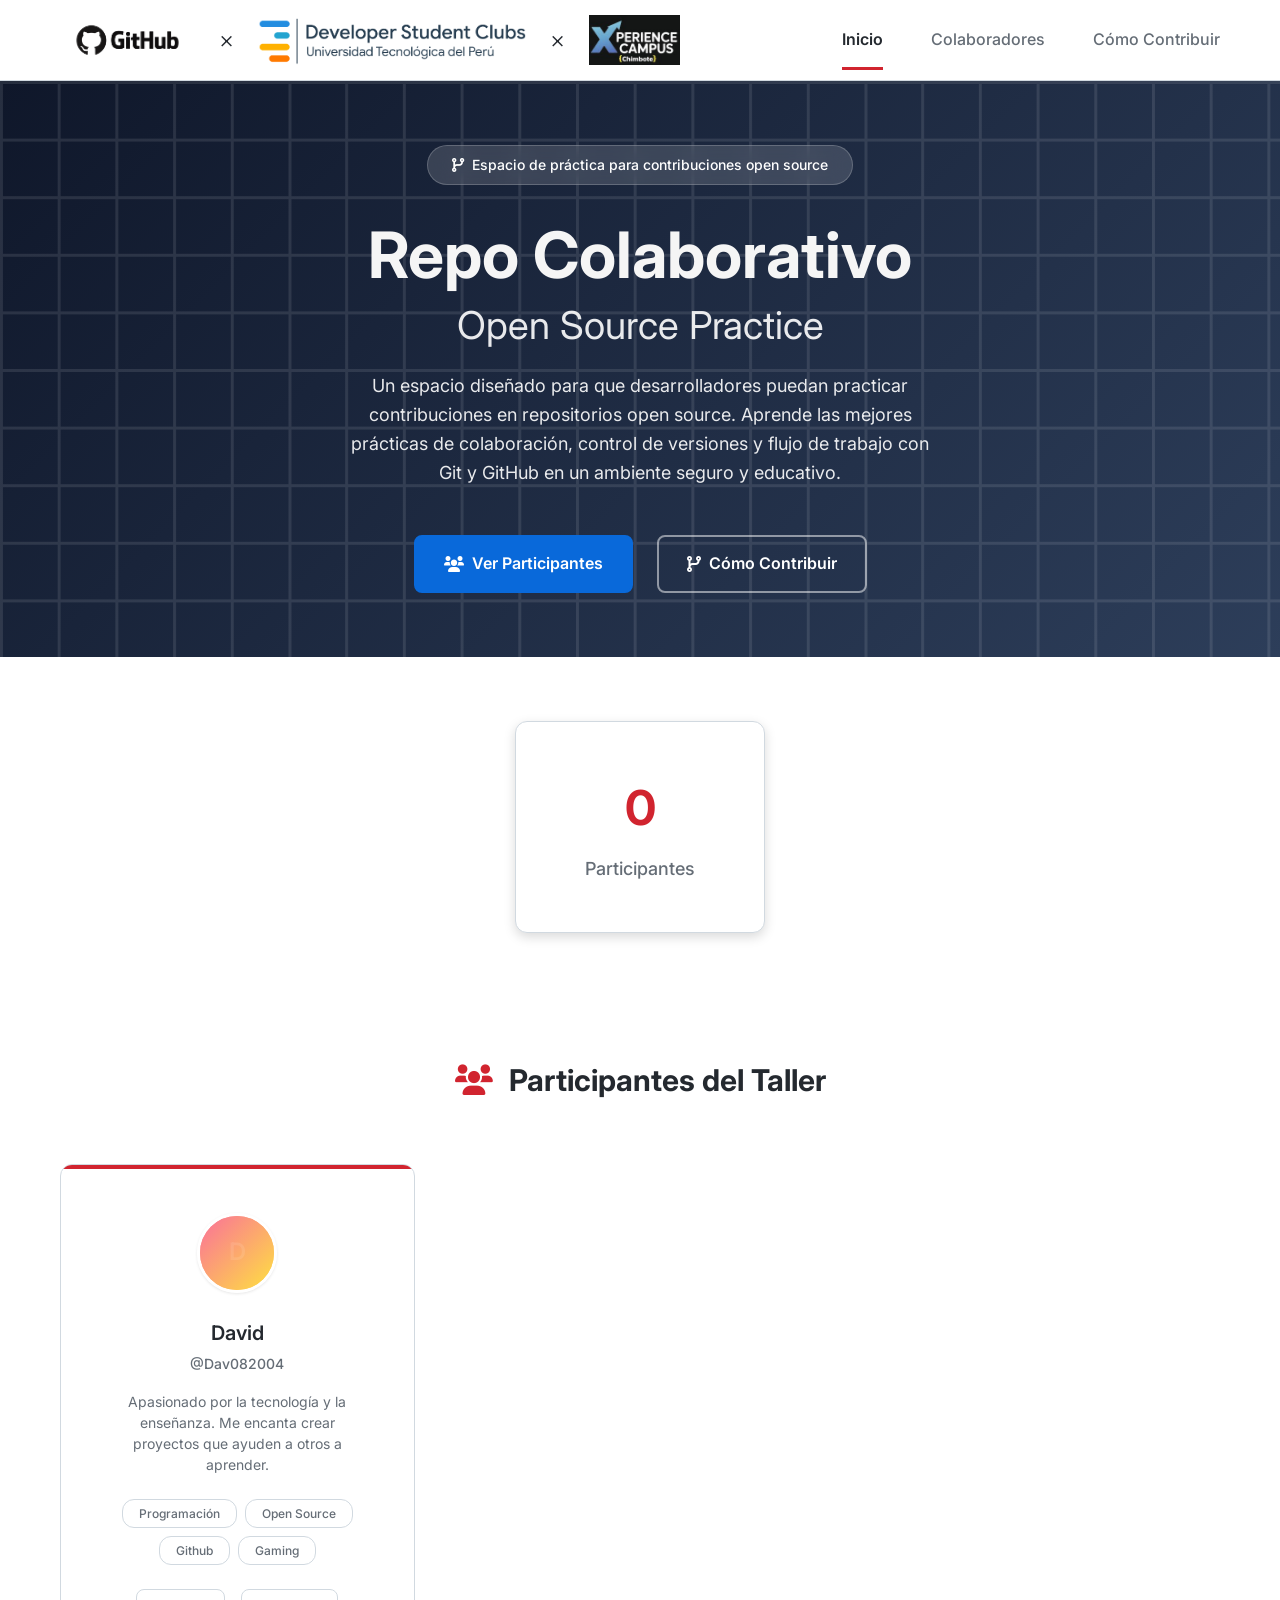
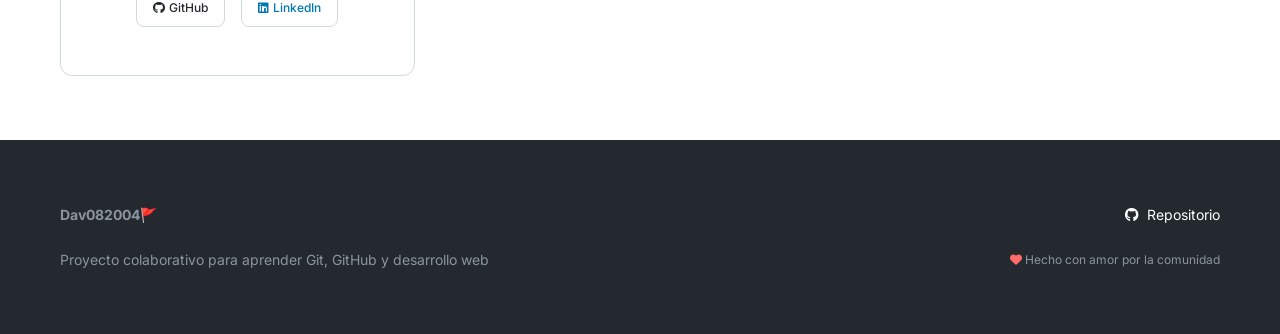
<file: index.html>
<!DOCTYPE html>
<html lang="es">
  <head>
    <meta charset="UTF-8" />
    <meta name="viewport" content="width=device-width, initial-scale=1.0" />
    <title>Repositorio Colaborativo</title>
    <link rel="stylesheet" href="styles/global.css" />
    <link rel="stylesheet" href="styles/index.css" />
    <link
      href="https://cdnjs.cloudflare.com/ajax/libs/font-awesome/6.0.0/css/all.min.css"
      rel="stylesheet" />
    <link
      href="https://fonts.googleapis.com/css2?family=Inter:wght@300;400;500;600;700&display=swap"
      rel="stylesheet" />
  </head>
  <body>
    <!-- Header -->
    <header class="header">
      <div class="header-container">
        <div class="header-logos">
          <a href="https://github.com" target="_blank" rel="noopener noreferrer" class="header-logo-link">
            <img
              src="assets/Github.png"
              alt="GitHub"
              class="header-logo-img" />
          </a>
          <span class="logo-separator">×</span>
          <a href="https://www.linkedin.com/company/dsc-utp/" target="_blank" rel="noopener noreferrer" class="header-logo-link">
            <img
              src="assets/Logo_DSCUTP.png"
              alt="Developer Student Clubs UTP"
              class="header-logo-img" />
          </a>
          <span class="logo-separator">×</span>
          <a href="https://www.linkedin.com/company/xperience-campus/" target="_blank" rel="noopener noreferrer" class="header-logo-link">
            <img
              src="assets/Logo_XperienceCampus.jpg"
              alt="Xperience Campus"
              class="header-logo-img" />
          </a>
        </div>
        <nav class="header-nav" id="headerNav">
          <a href="#inicio" class="nav-link active">Inicio</a>
          <a href="#participantes" class="nav-link">Colaboradores</a>
          <a href="como-contribuir.html" class="nav-link">Cómo Contribuir</a>
        </nav>
        <button class="mobile-menu-toggle" id="mobileMenuToggle">
          <span class="hamburger-line"></span>
          <span class="hamburger-line"></span>
          <span class="hamburger-line"></span>
        </button>
      </div>
    </header>

    <!-- Overlay para menú móvil -->
    <div class="mobile-overlay" id="mobileOverlay"></div>

    <!-- Main Content -->
    <main class="main-content">
      <!-- Hero Section -->
      <section id="inicio" class="hero-section">
        <div class="hero-container">
          <div class="hero-content">
            <div class="hero-badge">
              <i class="fas fa-code-branch"></i>
              Espacio de práctica para contribuciones open source
            </div>
            <h1 class="hero-title">
              Repo Colaborativo
              <span class="hero-subtitle">Open Source Practice</span>
            </h1>
            <p class="hero-description">
              Un espacio diseñado para que desarrolladores puedan practicar
              contribuciones en repositorios open source. Aprende las mejores
              prácticas de colaboración, control de versiones y flujo de trabajo
              con Git y GitHub en un ambiente seguro y educativo.
            </p>
            <div class="hero-buttons">
              <a href="#participantes" class="btn btn-primary">
                <i class="fas fa-users"></i>
                Ver Participantes
              </a>
              <a href="como-contribuir.html" class="btn btn-secondary">
                <i class="fas fa-code-branch"></i>
                Cómo Contribuir
              </a>
            </div>
          </div>
        </div>
      </section>

      <!-- Estadísticas -->
      <section class="stats-section">
        <div class="stats-container">
          <div class="stat-item">
            <div class="stat-number" id="contributors-count">0</div>
            <div class="stat-label">Participantes</div>
          </div>
        </div>
      </section>

      <!-- Sección de participantes -->
      <section id="participantes" class="participants-section">
        <div class="participants-container">
          <h2 class="section-title">
            <i class="fas fa-users"></i>
            Participantes del Taller
          </h2>
          <div class="participants-grid" id="contributors-grid">
            <!-- Los participantes se cargarán dinámicamente desde contributors.js -->
          </div>
        </div>
      </section>

      <!-- Footer -->
      <footer class="footer">
        <div class="footer-container">
          <div class="footer-content">
            <div class="footer-left">
              <div class="footer-logo">
                <div>
                  <p class="footer-description"><b>Dav082004🚩</b></p>
                </div>
              </div>
              <p class="footer-description">
                Proyecto colaborativo para aprender Git, GitHub y desarrollo web
              </p>
            </div>
            <div class="footer-right">
              <div class="footer-links">
                <a
                  href="https://github.com/Dav082004/RepoColaborativo"
                  target="_blank">
                  <i class="fab fa-github"></i>
                  Repositorio
                </a>
              </div>
              <p class="footer-credit">
                <i class="fas fa-heart" style="color: #ff6b6b"></i>
                Hecho con amor por la comunidad
              </p>
            </div>
          </div>
        </div>
      </footer>
    </main>

    <script src="contributors-data.js"></script>
    <script src="js/contributors.js"></script>
    <script src="js/script.js"></script>
  </body>
</html>
</file>
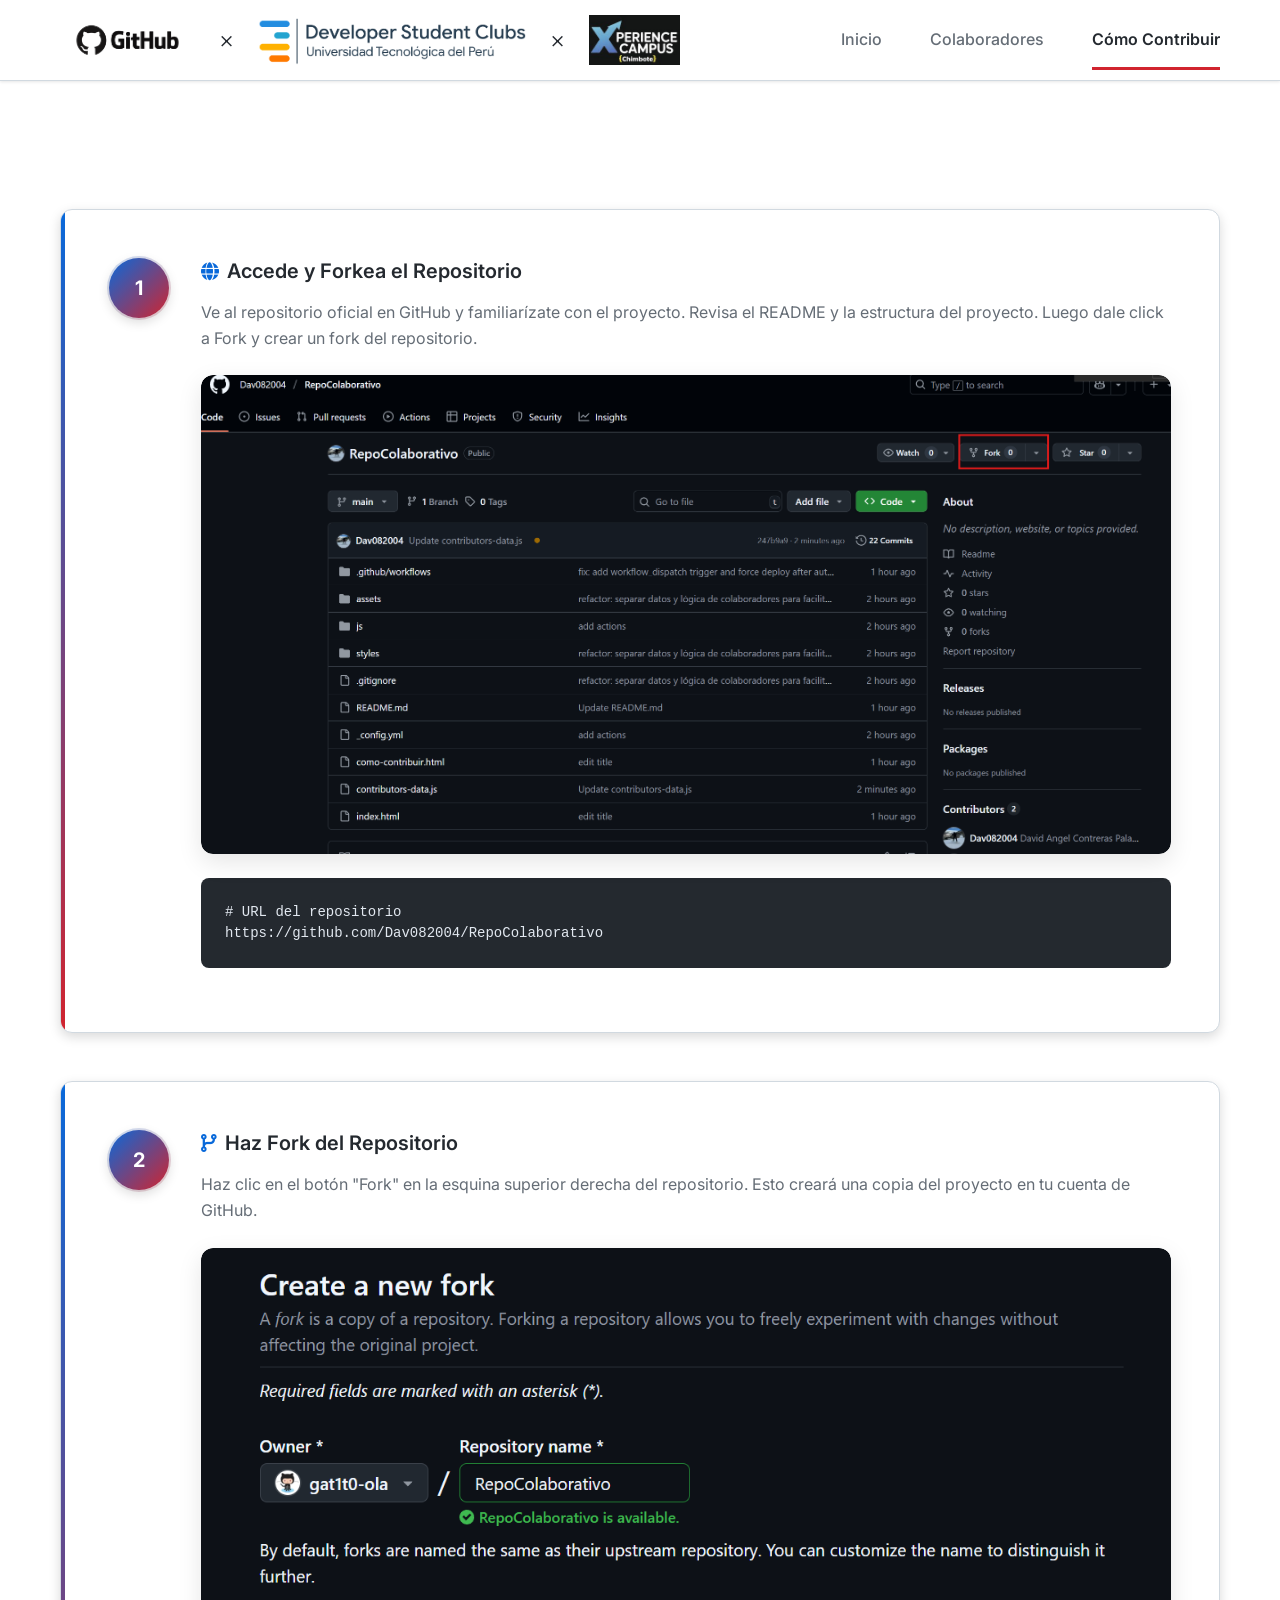
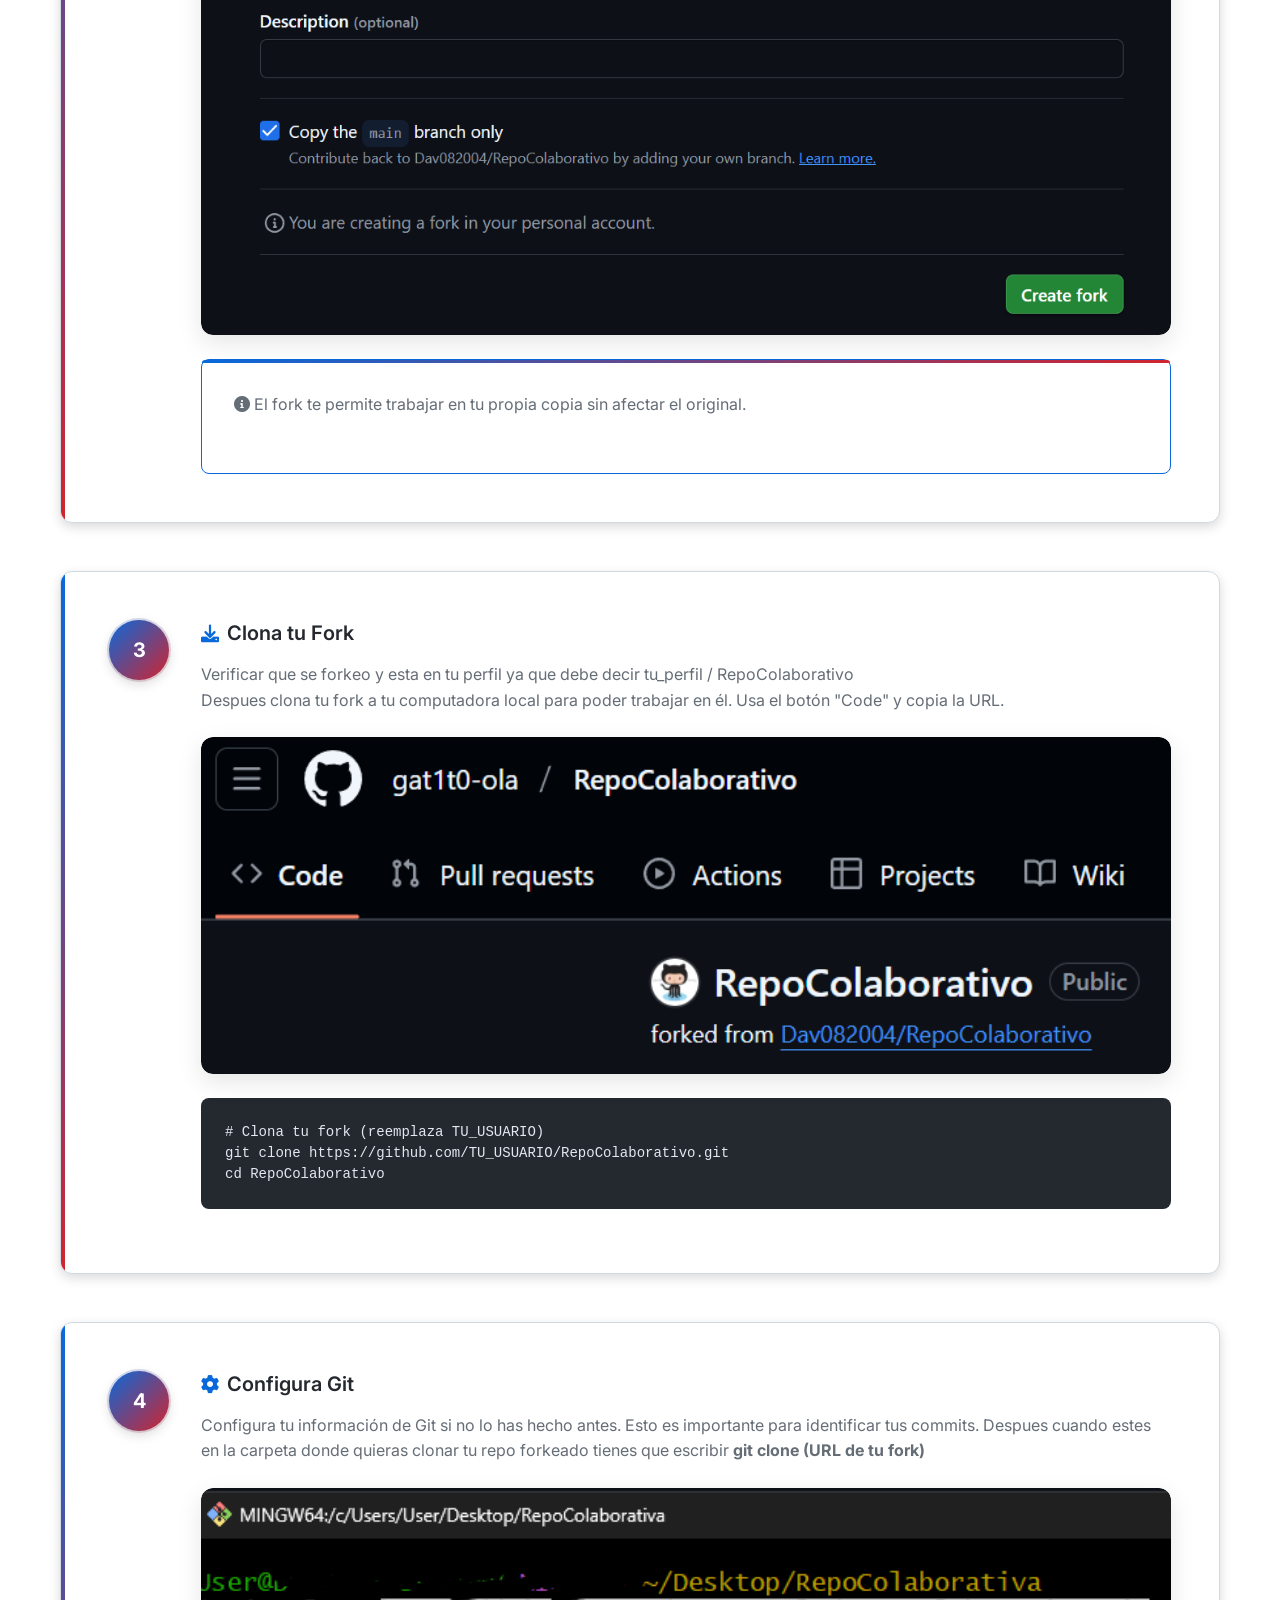
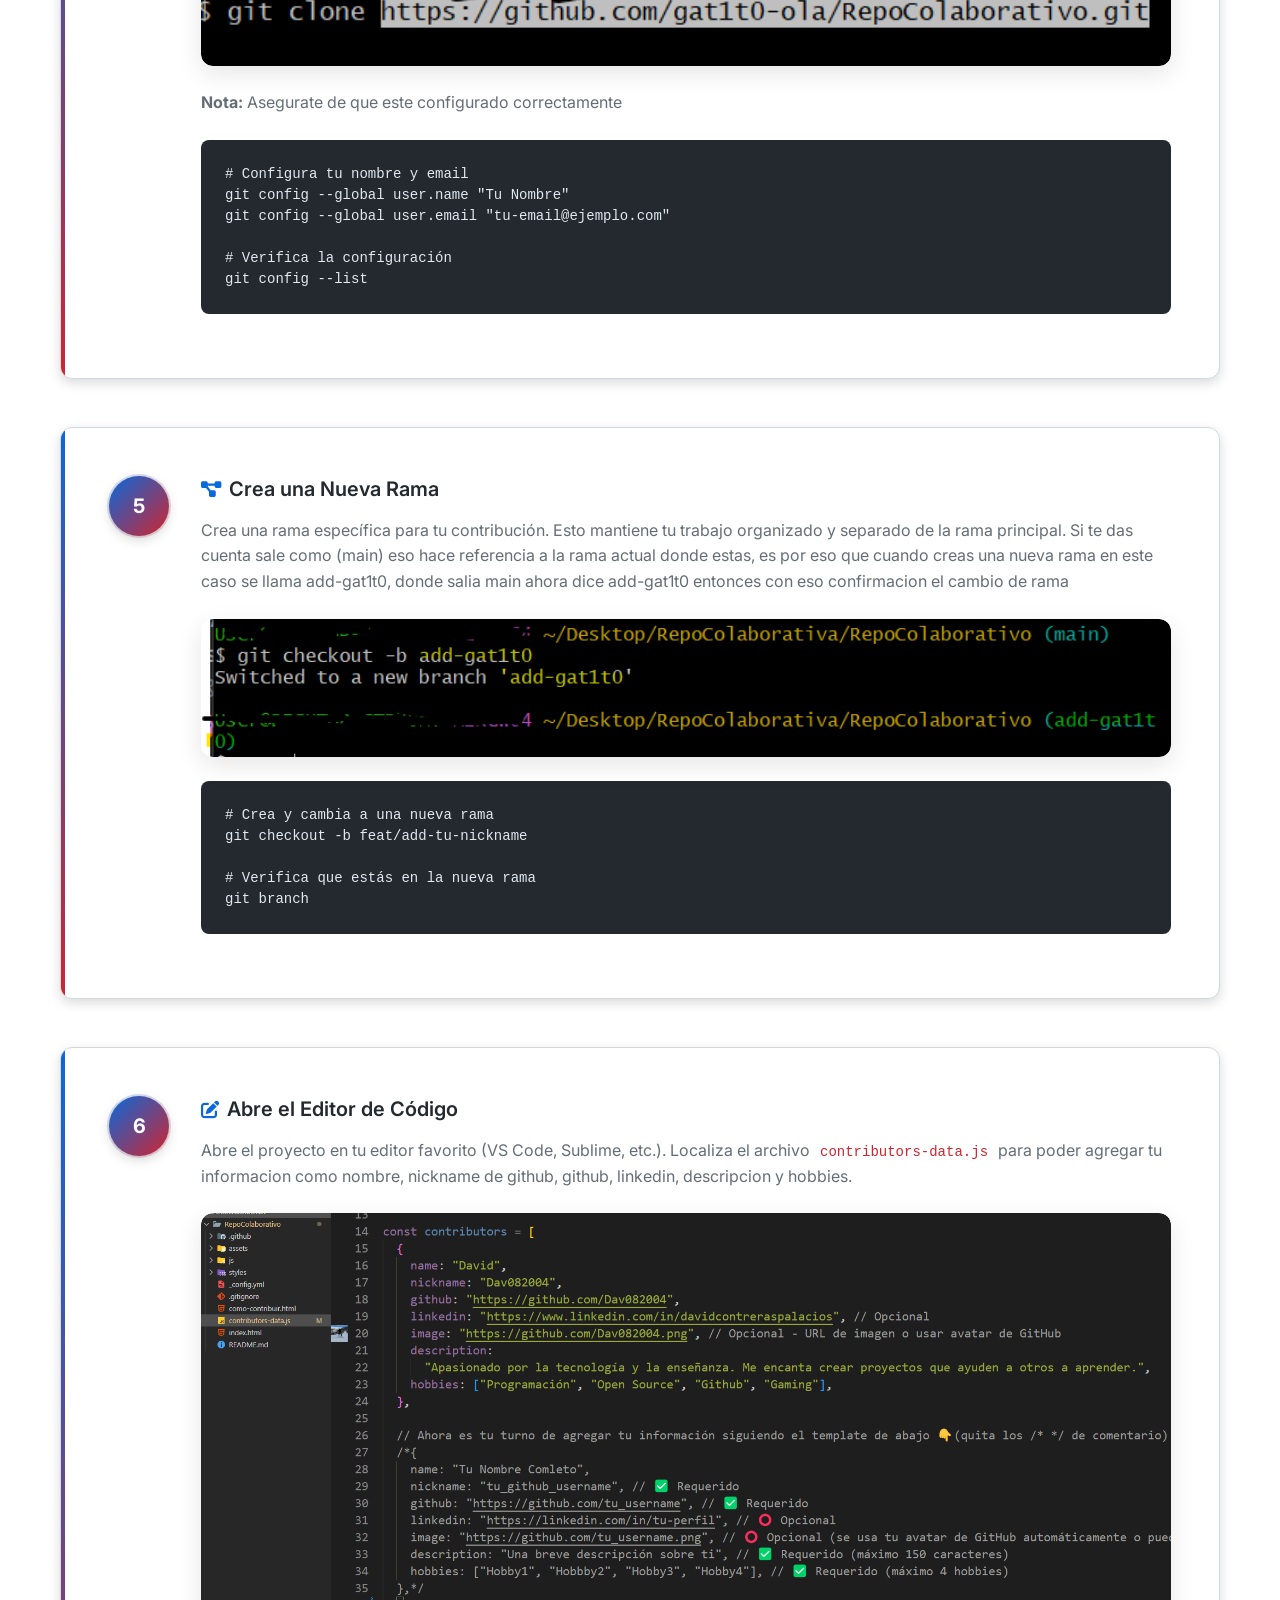
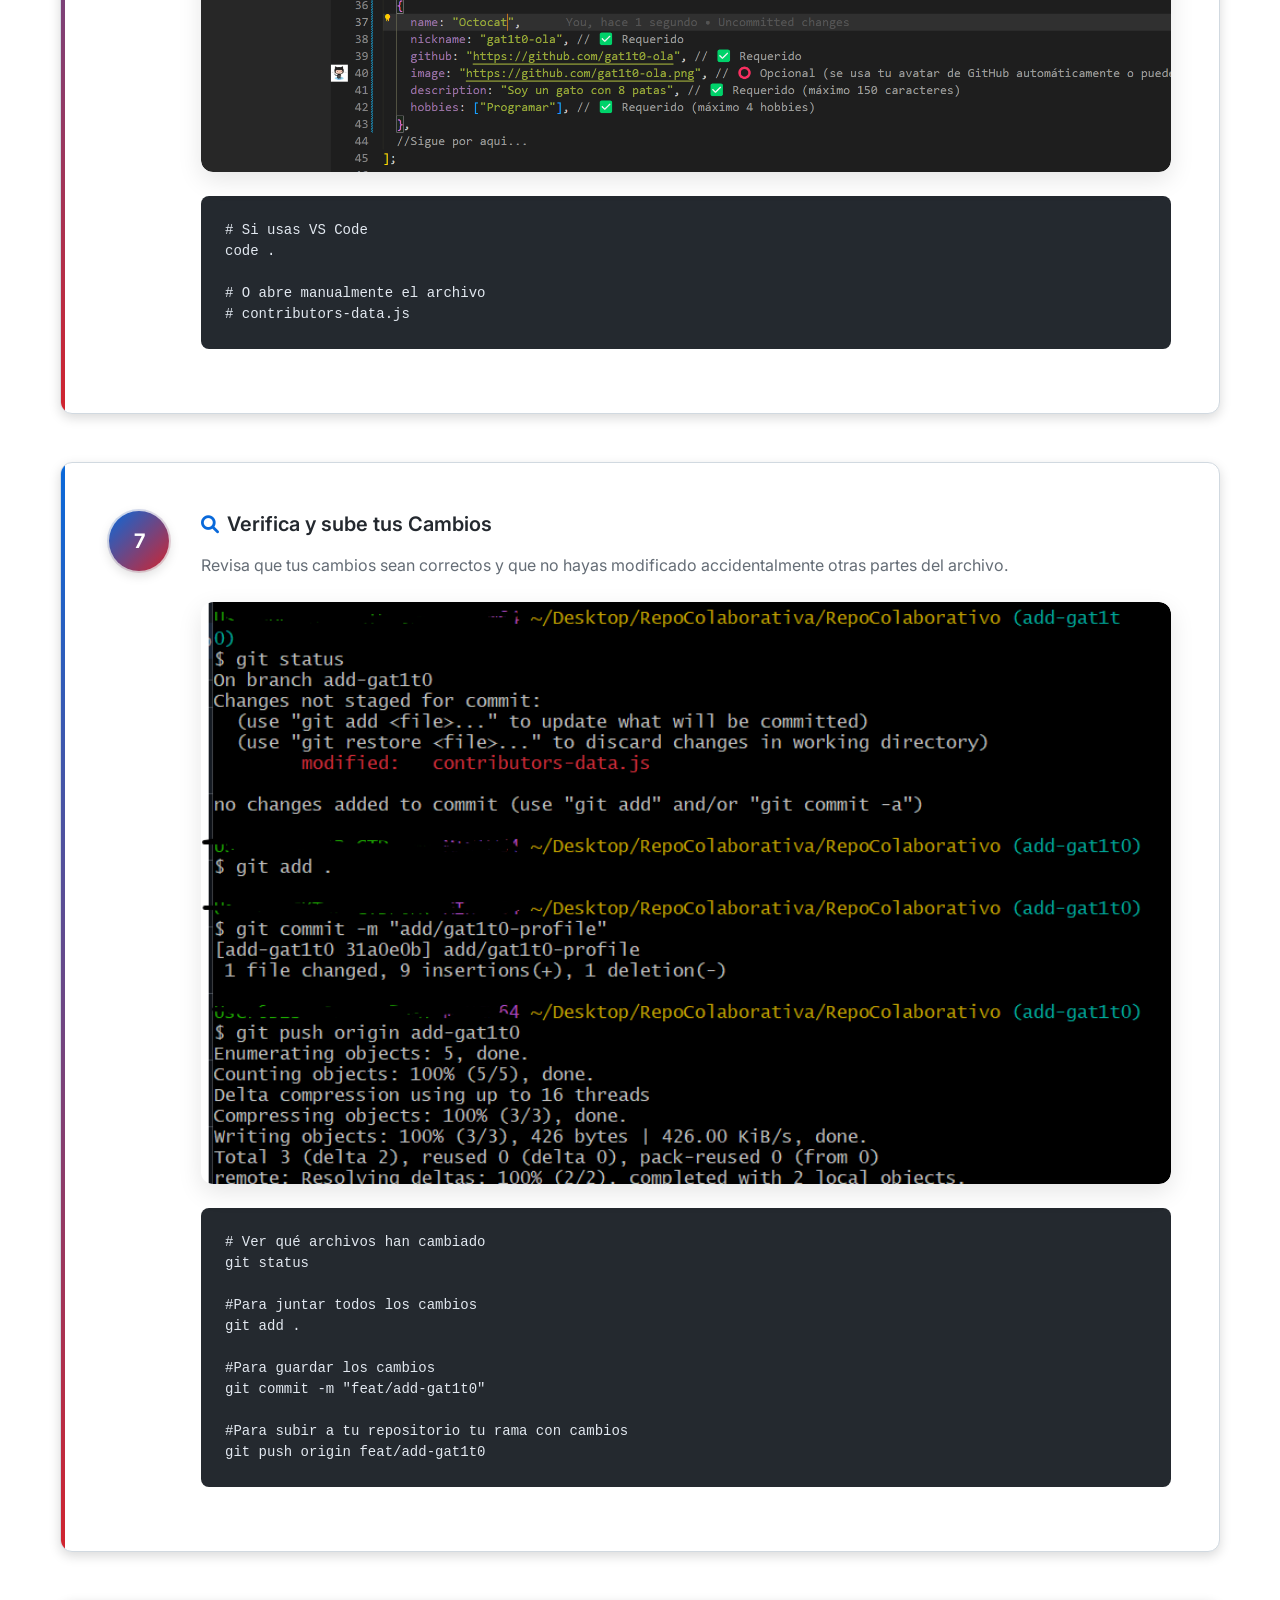
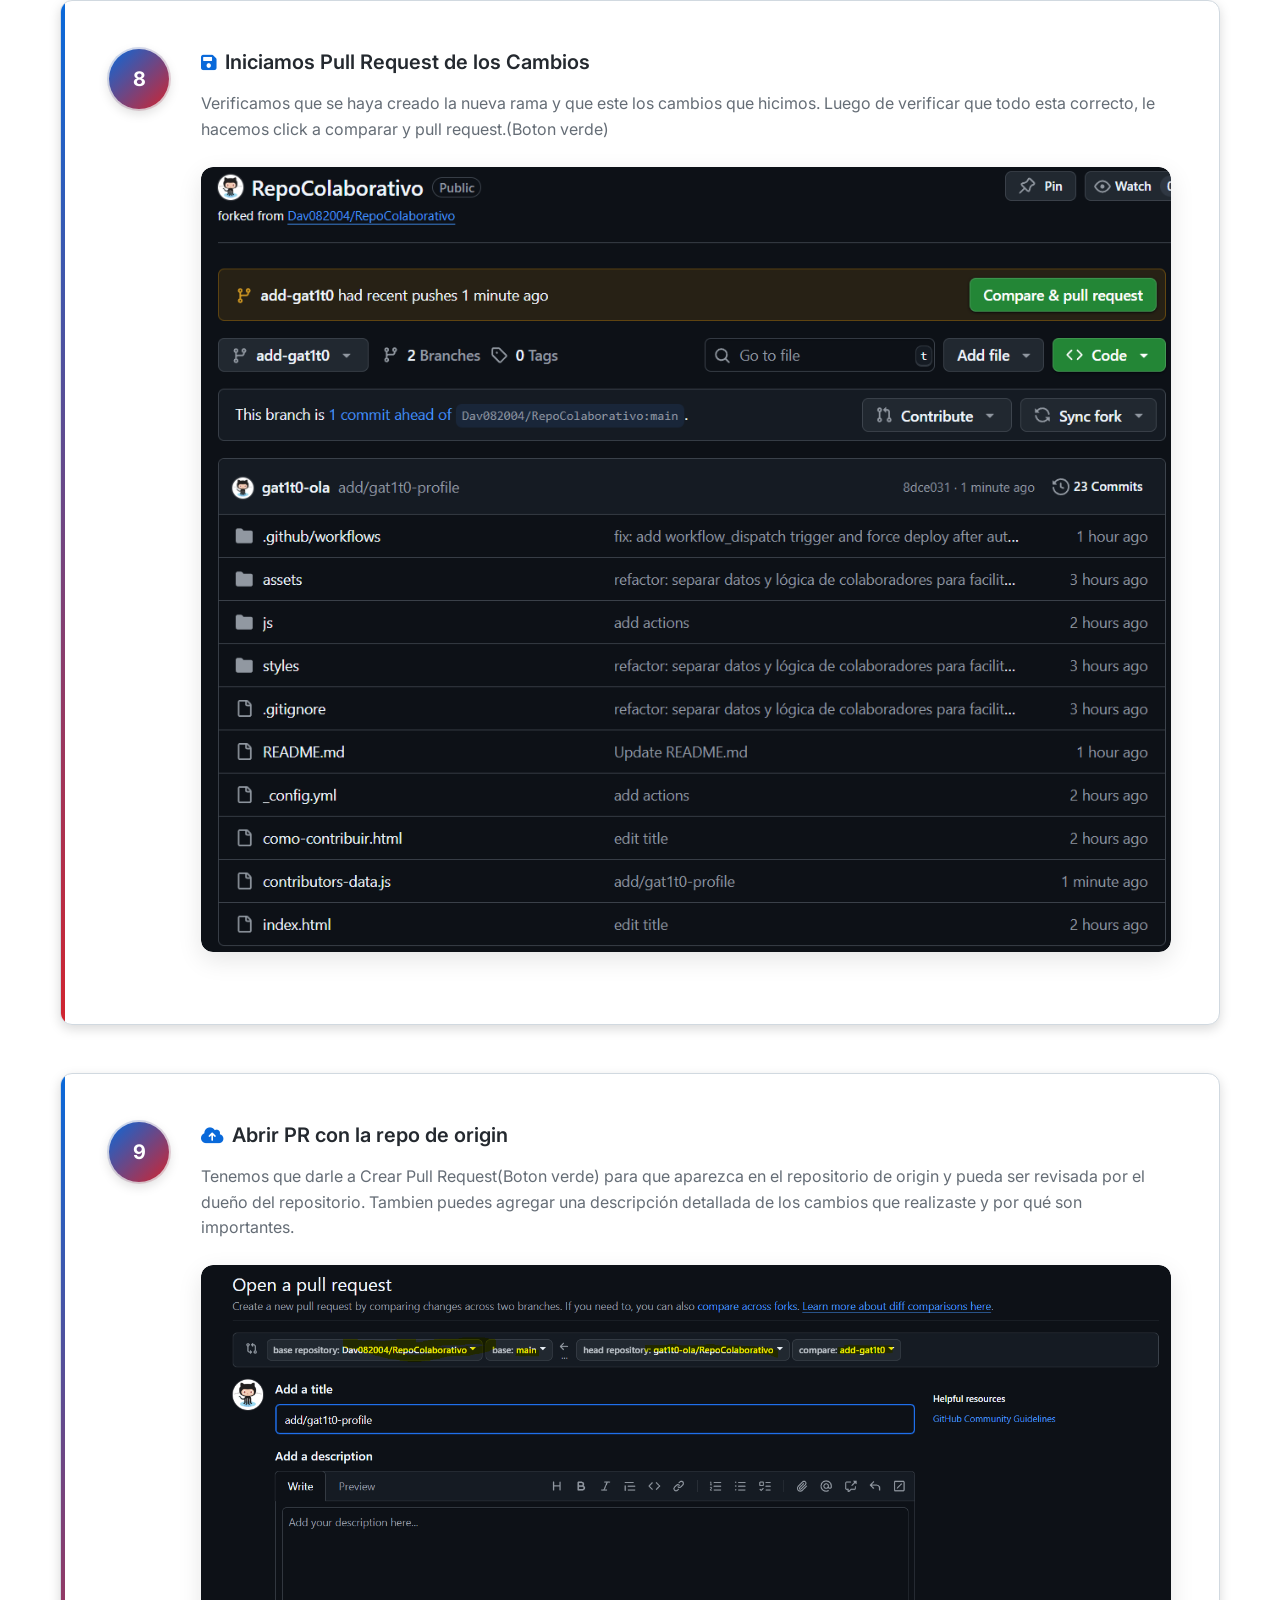
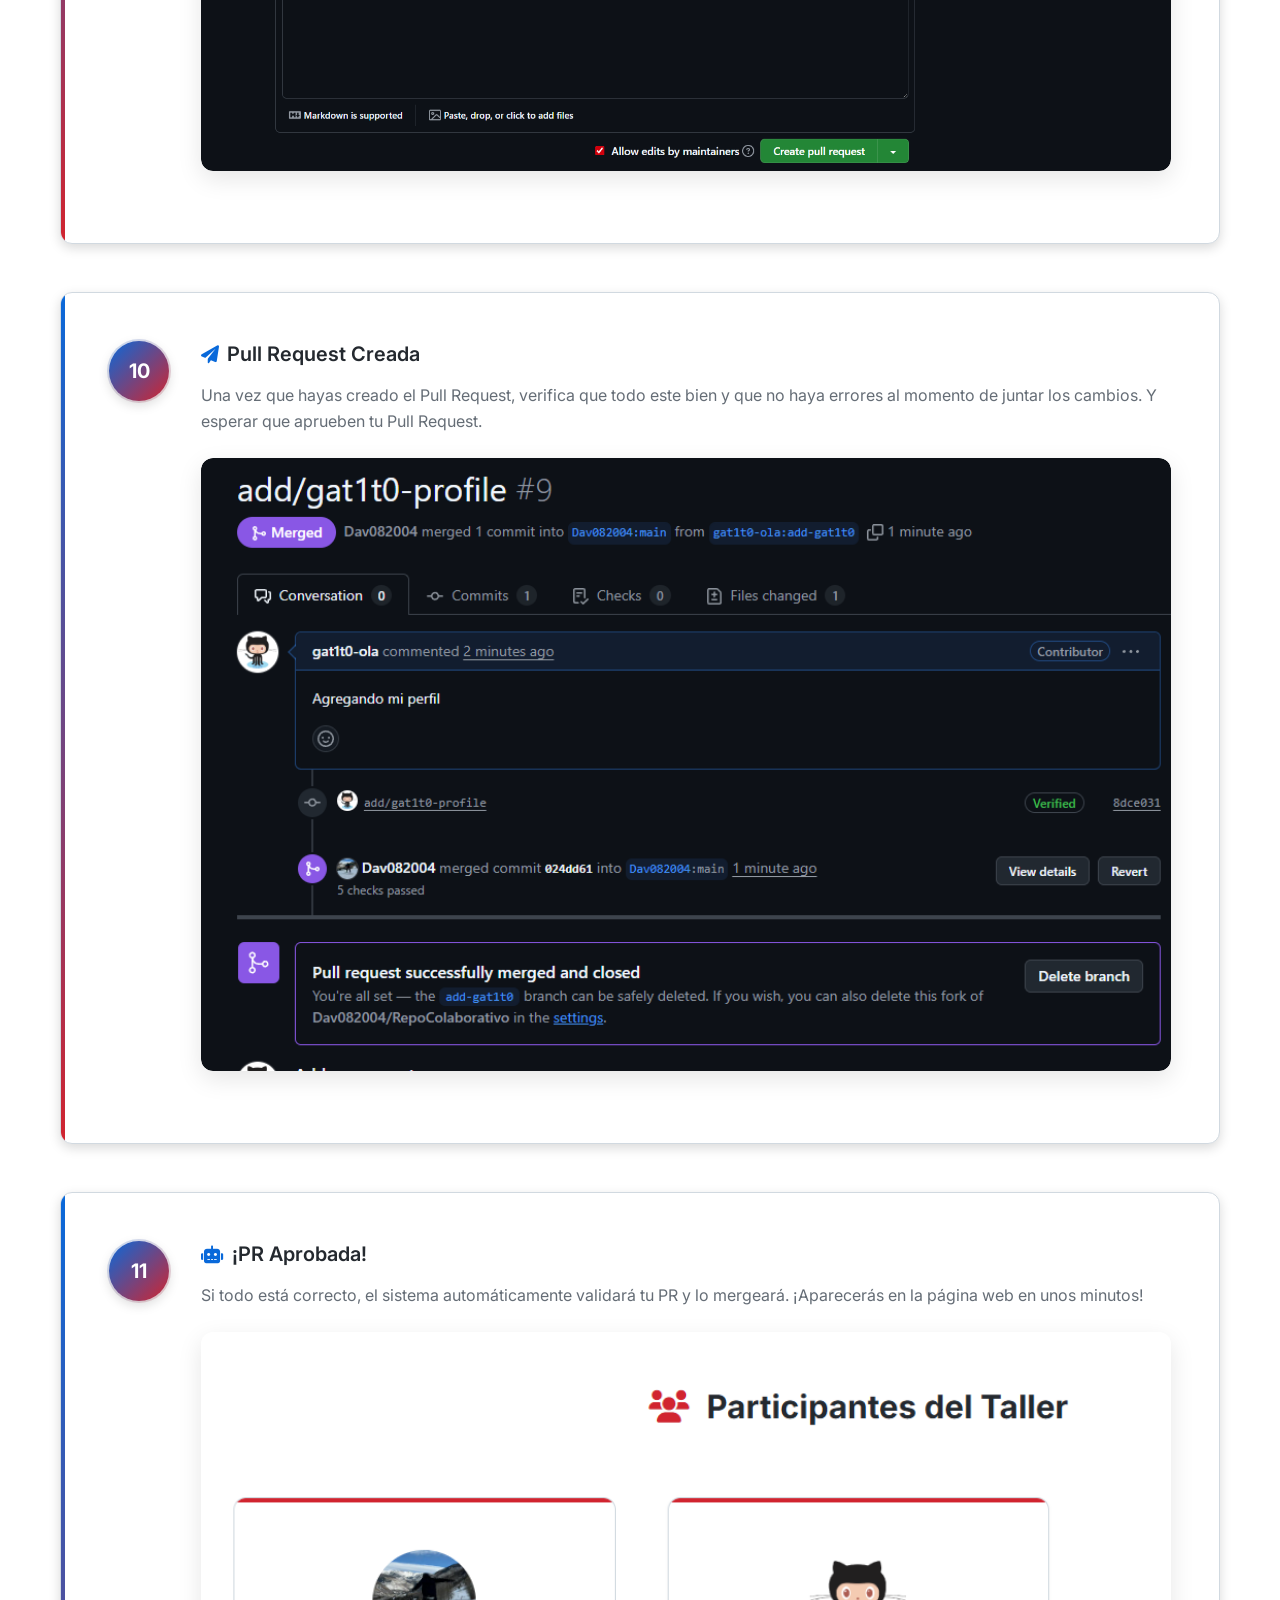
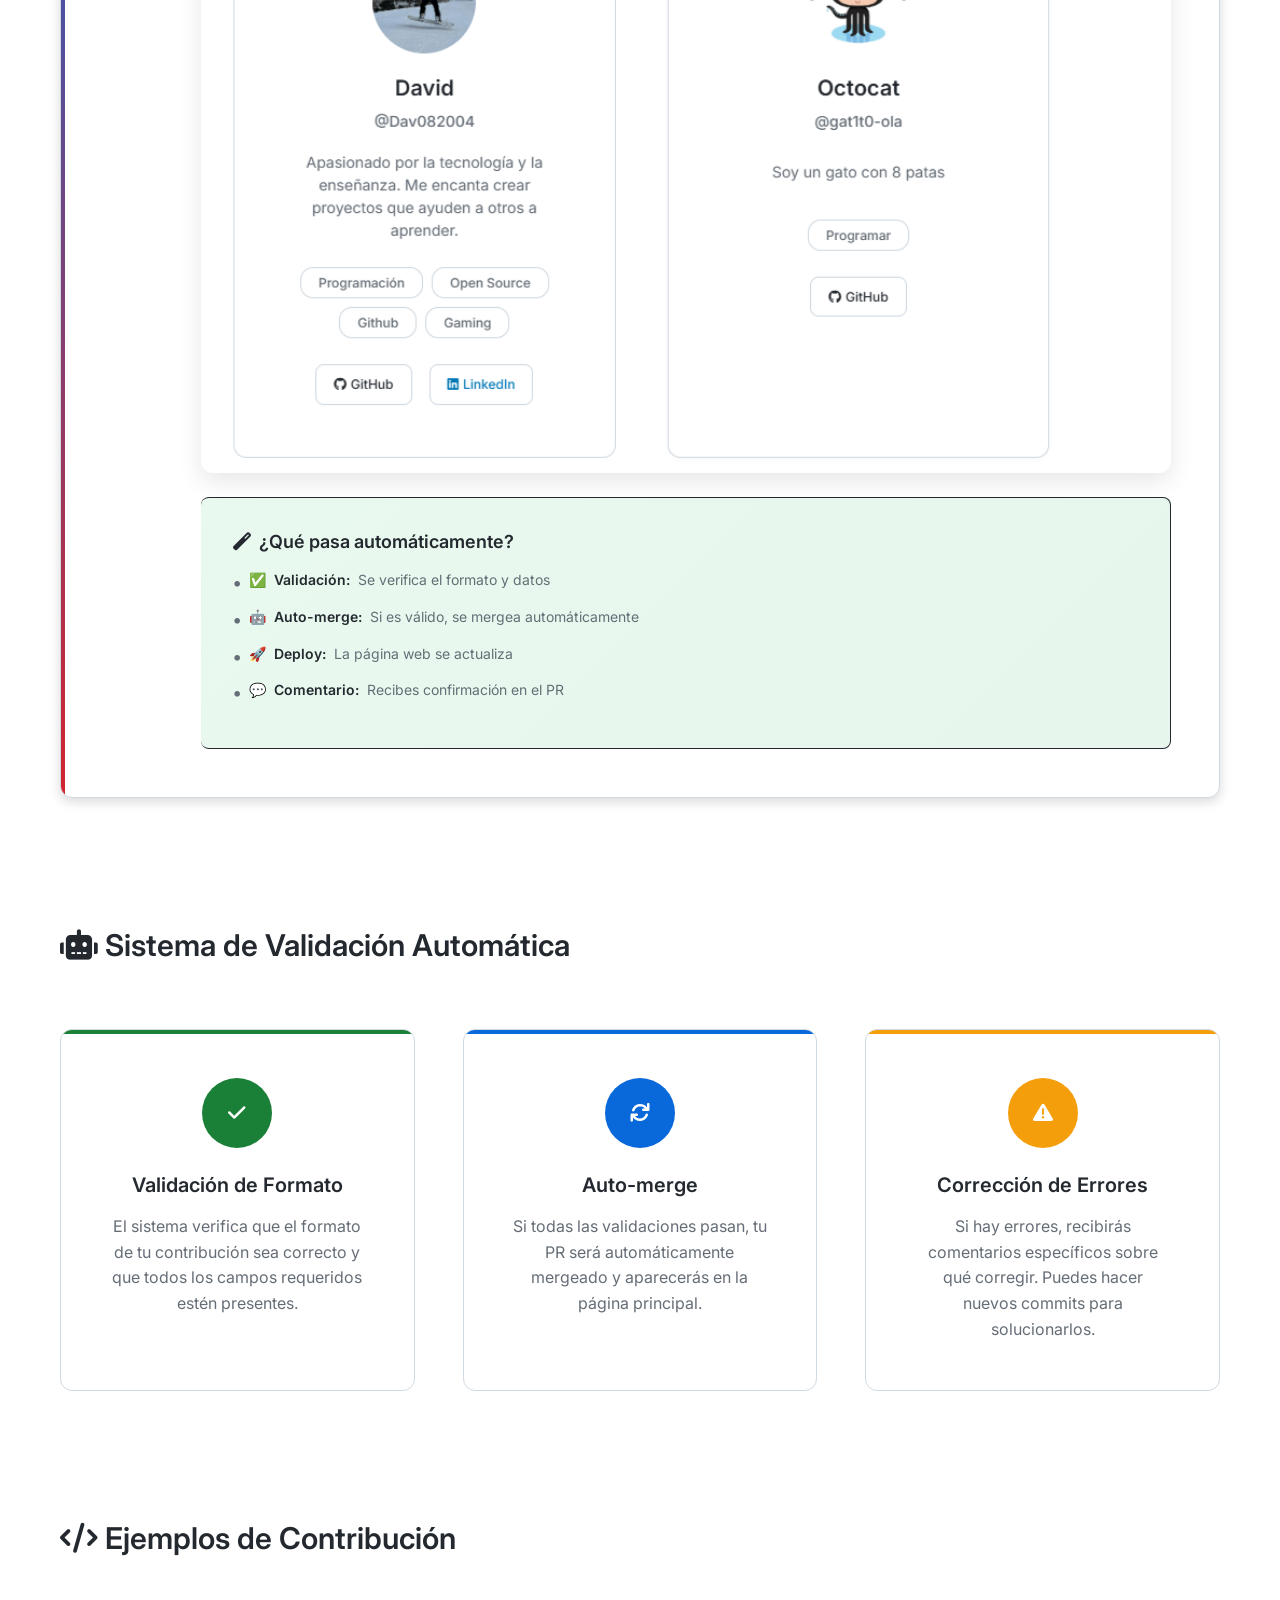
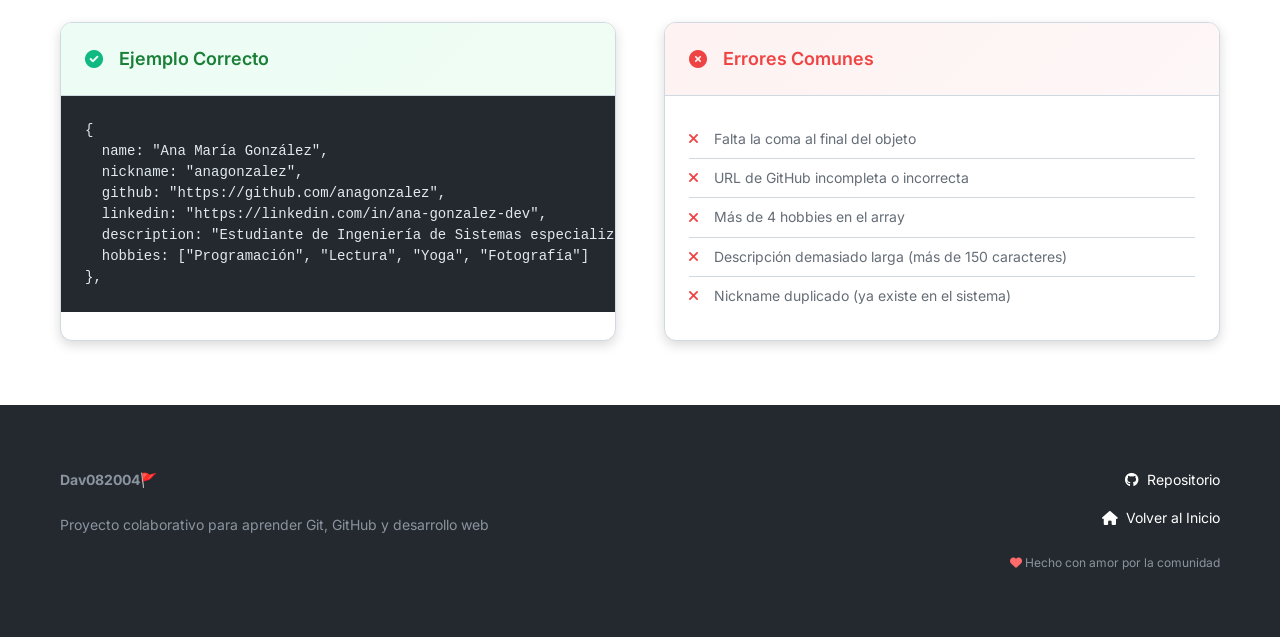
<file: como-contribuir.html>
<!DOCTYPE html>
<html lang="es">
  <head>
    <meta charset="UTF-8" />
    <meta name="viewport" content="width=device-width, initial-scale=1.0" />
    <title>Repositorio Colaborativo</title>
    <link rel="stylesheet" href="styles/global.css" />
    <link rel="stylesheet" href="styles/como-contribuir.css" />
    <link
      href="https://cdnjs.cloudflare.com/ajax/libs/font-awesome/6.0.0/css/all.min.css"
      rel="stylesheet" />
    <link
      href="https://fonts.googleapis.com/css2?family=Inter:wght@300;400;500;600;700&display=swap"
      rel="stylesheet" />
  </head>
  <body>
    <!-- Header -->
    <header class="header">
      <div class="header-container">
        <div class="header-logos">
          <a href="https://github.com" target="_blank" rel="noopener noreferrer" class="header-logo-link">
            <img
              src="assets/Github.png"
              alt="GitHub"
              class="header-logo-img" />
          </a>
          <span class="logo-separator">×</span>
          <a href="https://www.linkedin.com/company/dsc-utp/" target="_blank" rel="noopener noreferrer" class="header-logo-link">
            <img
              src="assets/Logo_DSCUTP.png"
              alt="Developer Student Clubs UTP"
              class="header-logo-img" />
          </a>
          <span class="logo-separator">×</span>
          <a href="https://www.linkedin.com/company/xperience-campus/" target="_blank" rel="noopener noreferrer" class="header-logo-link">
            <img
              src="assets/Logo_XperienceCampus.jpg"
              alt="Xperience Campus"
              class="header-logo-img" />
          </a>
        </div>
        <nav class="header-nav" id="headerNav">
          <a href="index.html" class="nav-link">Inicio</a>
          <a href="index.html#participantes" class="nav-link">Colaboradores</a>
          <a href="como-contribuir.html" class="nav-link active"
            >Cómo Contribuir</a
          >
        </nav>
        <button class="mobile-menu-toggle" id="mobileMenuToggle">
          <span class="hamburger-line"></span>
          <span class="hamburger-line"></span>
          <span class="hamburger-line"></span>
        </button>
      </div>
    </header>

    <!-- Overlay para menú móvil -->
    <div class="mobile-overlay" id="mobileOverlay"></div>

    <!-- Main Content -->
    <main class="main-content">
      <!-- Instrucciones para contribuir -->
      <section class="contribute-section">
        <div class="contribute-container">
          <div class="steps-container">
            <!-- Paso 1: Acceder al Repositorio -->
            <div class="step">
              <div class="step-number">1</div>
              <div class="step-content">
                <h3>
                  <i class="fas fa-globe"></i> Accede y Forkea el Repositorio
                </h3>
                <p>
                  Ve al repositorio oficial en GitHub y familiarízate con el
                  proyecto. Revisa el README y la estructura del proyecto. Luego
                  dale click a Fork y crear un fork del repositorio.
                </p>
                <div class="step-image">
                  <img
                    src="assets/GuiaPasoAPaso/Paso1.png"
                    alt="Paso 1: Acceder al repositorio"
                    class="guide-image" />
                </div>
                <div class="code-example">
                  <pre><code># URL del repositorio
https://github.com/Dav082004/RepoColaborativo</code></pre>
                </div>
              </div>
            </div>

            <!-- Paso 2: Fork del Repositorio -->
            <div class="step">
              <div class="step-number">2</div>
              <div class="step-content">
                <h3>
                  <i class="fas fa-code-branch"></i> Haz Fork del Repositorio
                </h3>
                <p>
                  Haz clic en el botón "Fork" en la esquina superior derecha del
                  repositorio. Esto creará una copia del proyecto en tu cuenta
                  de GitHub.
                </p>
                <div class="step-image">
                  <img
                    src="assets/GuiaPasoAPaso/Paso2.png"
                    alt="Paso 2: Fork del repositorio"
                    class="guide-image" />
                </div>
                <div class="info-box">
                  <p>
                    <i class="fas fa-info-circle"></i> El fork te permite
                    trabajar en tu propia copia sin afectar el original.
                  </p>
                </div>
              </div>
            </div>

            <!-- Paso 3: Clonar el Fork -->
            <div class="step">
              <div class="step-number">3</div>
              <div class="step-content">
                <h3><i class="fas fa-download"></i> Clona tu Fork</h3>
                <p>
                  Verificar que se forkeo y esta en tu perfil ya que debe decir
                  tu_perfil / RepoColaborativo <br />
                  Despues clona tu fork a tu computadora local para poder
                  trabajar en él. Usa el botón "Code" y copia la URL.
                </p>
                <div class="step-image">
                  <img
                    src="assets/GuiaPasoAPaso/Paso3.png"
                    alt="Paso 3: Clonar el fork"
                    class="guide-image" />
                </div>
                <div class="code-example">
                  <pre><code># Clona tu fork (reemplaza TU_USUARIO)
git clone https://github.com/TU_USUARIO/RepoColaborativo.git
cd RepoColaborativo</code></pre>
                </div>
              </div>
            </div>

            <!-- Paso 4: Configurar Git -->
            <div class="step">
              <div class="step-number">4</div>
              <div class="step-content">
                <h3><i class="fas fa-cog"></i> Configura Git</h3>
                <p>
                  Configura tu información de Git si no lo has hecho antes. Esto
                  es importante para identificar tus commits. Despues cuando
                  estes en la carpeta donde quieras clonar tu repo forkeado
                  tienes que escribir <b>git clone (URL de tu fork)</b>
                </p>
                <div class="step-image">
                  <img
                    src="assets/GuiaPasoAPaso/Paso4.png"
                    alt="Paso 4: Configurar Git"
                    class="guide-image" />
                </div>
                <p>
                  <b>Nota:</b> Asegurate de que este configurado correctamente
                </p>
                <div class="code-example">
                  <pre><code># Configura tu nombre y email
git config --global user.name "Tu Nombre"
git config --global user.email "tu-email@ejemplo.com"

# Verifica la configuración
git config --list</code></pre>
                </div>
              </div>
            </div>

            <!-- Paso 5: Crear Nueva Rama -->
            <div class="step">
              <div class="step-number">5</div>
              <div class="step-content">
                <h3>
                  <i class="fas fa-project-diagram"></i> Crea una Nueva Rama
                </h3>
                <p>
                  Crea una rama específica para tu contribución. Esto mantiene
                  tu trabajo organizado y separado de la rama principal. Si te
                  das cuenta sale como (main) eso hace referencia a la rama
                  actual donde estas, es por eso que cuando creas una nueva rama
                  en este caso se llama add-gat1t0, donde salia main ahora dice
                  add-gat1t0 entonces con eso confirmacion el cambio de rama
                </p>
                <div class="step-image">
                  <img
                    src="assets/GuiaPasoAPaso/Paso5.png"
                    alt="Paso 5: Crear nueva rama"
                    class="guide-image" />
                </div>
                <div class="code-example">
                  <pre><code># Crea y cambia a una nueva rama
git checkout -b feat/add-tu-nickname

# Verifica que estás en la nueva rama
git branch</code></pre>
                </div>
              </div>
            </div>

            <!-- Paso 6: Abrir el Editor -->
            <div class="step">
              <div class="step-number">6</div>
              <div class="step-content">
                <h3><i class="fas fa-edit"></i> Abre el Editor de Código</h3>
                <p>
                  Abre el proyecto en tu editor favorito (VS Code, Sublime,
                  etc.). Localiza el archivo <code>contributors-data.js</code>
                  para poder agregar tu informacion como nombre, nickname de
                  github, github, linkedin, descripcion y hobbies.
                </p>
                <div class="step-image">
                  <img
                    src="assets/GuiaPasoAPaso/Paso6.png"
                    alt="Paso 6: Abrir editor"
                    class="guide-image" />
                </div>
                <div class="code-example">
                  <pre><code># Si usas VS Code
code .

# O abre manualmente el archivo
# contributors-data.js</code></pre>
                </div>
              </div>
            </div>

            <!-- Paso 8: Verificar Cambios -->
            <div class="step">
              <div class="step-number">7</div>
              <div class="step-content">
                <h3>
                  <i class="fas fa-search"></i> Verifica y sube tus Cambios
                </h3>
                <p>
                  Revisa que tus cambios sean correctos y que no hayas
                  modificado accidentalmente otras partes del archivo.
                </p>
                <div class="step-image">
                  <img
                    src="assets/GuiaPasoAPaso/Paso7.png"
                    alt="Paso 8: Verificar cambios"
                    class="guide-image" />
                </div>
                <div class="code-example">
                  <pre><code># Ver qué archivos han cambiado
git status

#Para juntar todos los cambios
git add .

#Para guardar los cambios
git commit -m "feat/add-gat1t0"

#Para subir a tu repositorio tu rama con cambios
git push origin feat/add-gat1t0
</code></pre>
                </div>
              </div>
            </div>

            <!-- Paso 8: Hacer Commit -->
            <div class="step">
              <div class="step-number">8</div>
              <div class="step-content">
                <h3>
                  <i class="fas fa-save"></i> Iniciamos Pull Request de los
                  Cambios
                </h3>
                <p>
                  Verificamos que se haya creado la nueva rama y que este los
                  cambios que hicimos. Luego de verificar que todo esta
                  correcto, le hacemos click a comparar y pull request.(Boton
                  verde)
                </p>
                <div class="step-image">
                  <img
                    src="assets/GuiaPasoAPaso/Paso8.png"
                    alt="Paso 9: Hacer commit"
                    class="guide-image" />
                </div>
              </div>
            </div>

            <!-- Paso 9: Push a tu Fork -->
            <div class="step">
              <div class="step-number">9</div>
              <div class="step-content">
                <h3>
                  <i class="fas fa-cloud-upload-alt"></i> Abrir PR con la repo
                  de origin
                </h3>
                <p>
                  Tenemos que darle a Crear Pull Request(Boton verde) para que
                  aparezca en el repositorio de origin y pueda ser revisada por
                  el dueño del repositorio. Tambien puedes agregar una
                  descripción detallada de los cambios que realizaste y por qué
                  son importantes.
                </p>
                <div class="step-image">
                  <img
                    src="assets/GuiaPasoAPaso/Paso9.png"
                    alt="Paso 10: Push a fork"
                    class="guide-image" />
                </div>
              </div>
            </div>

            <!-- Paso 10: Crear Pull Request -->
            <div class="step">
              <div class="step-number">10</div>
              <div class="step-content">
                <h3><i class="fas fa-paper-plane"></i> Pull Request Creada</h3>
                <p>
                  Una vez que hayas creado el Pull Request, verifica que todo
                  este bien y que no haya errores al momento de juntar los
                  cambios. Y esperar que aprueben tu Pull Request.
                </p>
                <div class="step-image">
                  <img
                    src="assets/GuiaPasoAPaso/Paso10.png"
                    alt="Paso 11: Crear PR"
                    class="guide-image" />
                </div>
              </div>
            </div>

            <!-- Paso 12: Esperar Auto-merge -->
            <div class="step">
              <div class="step-number">11</div>
              <div class="step-content">
                <h3><i class="fas fa-robot"></i> ¡PR Aprobada!</h3>
                <p>
                  Si todo está correcto, el sistema automáticamente validará tu
                  PR y lo mergeará. ¡Aparecerás en la página web en unos
                  minutos!
                </p>
                <div class="step-image">
                  <img
                    src="assets/GuiaPasoAPaso/Paso11.png"
                    alt="Paso 12: Auto-merge"
                    class="guide-image" />
                </div>
                <div class="info-box success">
                  <h4>
                    <i class="fas fa-magic"></i> ¿Qué pasa automáticamente?
                  </h4>
                  <ul>
                    <li>
                      ✅ <strong>Validación:</strong> Se verifica el formato y
                      datos
                    </li>
                    <li>
                      🤖 <strong>Auto-merge:</strong> Si es válido, se mergea
                      automáticamente
                    </li>
                    <li>
                      🚀 <strong>Deploy:</strong> La página web se actualiza
                    </li>
                    <li>
                      💬 <strong>Comentario:</strong> Recibes confirmación en el
                      PR
                    </li>
                  </ul>
                </div>
              </div>
            </div>
          </div>
        </div>
      </section>

      <!-- Sección de validaciones automáticas -->
      <section class="validation-section">
        <div class="validation-container">
          <h2 class="section-title">
            <i class="fas fa-robot"></i>
            Sistema de Validación Automática
          </h2>
          <div class="validation-grid">
            <div class="validation-item">
              <div class="validation-icon success">
                <i class="fas fa-check"></i>
              </div>
              <h3>Validación de Formato</h3>
              <p>
                El sistema verifica que el formato de tu contribución sea
                correcto y que todos los campos requeridos estén presentes.
              </p>
            </div>
            <div class="validation-item">
              <div class="validation-icon info">
                <i class="fas fa-sync"></i>
              </div>
              <h3>Auto-merge</h3>
              <p>
                Si todas las validaciones pasan, tu PR será automáticamente
                mergeado y aparecerás en la página principal.
              </p>
            </div>
            <div class="validation-item">
              <div class="validation-icon warning">
                <i class="fas fa-exclamation-triangle"></i>
              </div>
              <h3>Corrección de Errores</h3>
              <p>
                Si hay errores, recibirás comentarios específicos sobre qué
                corregir. Puedes hacer nuevos commits para solucionarlos.
              </p>
            </div>
          </div>
        </div>
      </section>

      <!-- Sección de ejemplos -->
      <section class="examples-section">
        <div class="examples-container">
          <h2 class="section-title">
            <i class="fas fa-code"></i>
            Ejemplos de Contribución
          </h2>
          <div class="examples-grid">
            <div class="example-item">
              <h3>
                <i class="fas fa-check-circle" style="color: #10b981"></i>
                Ejemplo Correcto
              </h3>
              <div class="code-example">
                <pre><code>{
  name: "Ana María González",
  nickname: "anagonzalez",
  github: "https://github.com/anagonzalez",
  linkedin: "https://linkedin.com/in/ana-gonzalez-dev",
  description: "Estudiante de Ingeniería de Sistemas especializada en desarrollo web",
  hobbies: ["Programación", "Lectura", "Yoga", "Fotografía"]
},</code></pre>
              </div>
            </div>
            <div class="example-item">
              <h3>
                <i class="fas fa-times-circle" style="color: #ef4444"></i>
                Errores Comunes
              </h3>
              <div class="error-list">
                <div class="error-item">
                  <i class="fas fa-times"></i>
                  <span>Falta la coma al final del objeto</span>
                </div>
                <div class="error-item">
                  <i class="fas fa-times"></i>
                  <span>URL de GitHub incompleta o incorrecta</span>
                </div>
                <div class="error-item">
                  <i class="fas fa-times"></i>
                  <span>Más de 4 hobbies en el array</span>
                </div>
                <div class="error-item">
                  <i class="fas fa-times"></i>
                  <span
                    >Descripción demasiado larga (más de 150 caracteres)</span
                  >
                </div>
                <div class="error-item">
                  <i class="fas fa-times"></i>
                  <span>Nickname duplicado (ya existe en el sistema)</span>
                </div>
              </div>
            </div>
          </div>
        </div>
      </section>

      <!-- Footer -->
      <footer class="footer">
        <div class="footer-container">
          <div class="footer-content">
            <div class="footer-left">
              <div class="footer-logo">
                <div>
                  <p class="footer-description"><b>Dav082004🚩</b></p>
                </div>
              </div>
              <p class="footer-description">
                Proyecto colaborativo para aprender Git, GitHub y desarrollo web
              </p>
            </div>
            <div class="footer-right">
              <div class="footer-links">
                <a
                  href="https://github.com/Dav082004/RepoColaborativo"
                  target="_blank">
                  <i class="fab fa-github"></i>
                  Repositorio
                </a>
                <a href="index.html">
                  <i class="fas fa-home"></i>
                  Volver al Inicio
                </a>
              </div>
              <p class="footer-credit">
                <i class="fas fa-heart" style="color: #ff6b6b"></i>
                Hecho con amor por la comunidad
              </p>
            </div>
          </div>
        </div>
      </footer>
    </main>

    <script src="js/como-contribuir.js"></script>
  </body>
</html>
</file>
<file: styles/global.css>
/* =====================================================
   VARIABLES CSS GLOBALES
   ===================================================== */
:root {
  /* Colores principales */
  --github-red: #d1242f;
  --github-dark: #24292f;
  --github-gray: #656.campus-experts-img {
    height: 60px;
    width: auto;
    object-fit: contain;
    transition: var(--transition);
  }
  --github-light-gray: #f6f8fa;
  --github-border: #d1d9e0;
  --white: #ffffff;

  /* Colores de texto */
  --text-primary: #24292f;
  --text-secondary: #656d76;
  --text-muted: #8b949e;

  /* Colores de acento */
  --accent-blue: #0969da;
  --accent-green: #1a7f37;
  --accent-yellow: #f59e0b;
  --accent-red: #ef4444;

  /* Sombras */
  --shadow-light: 0 1px 3px rgba(0, 0, 0, 0.1);
  --shadow-medium: 0 4px 12px rgba(0, 0, 0, 0.15);
  --shadow-large: 0 8px 25px rgba(0, 0, 0, 0.2);

  /* Bordes y espaciado */
  --border-radius: 8px;
  --border-radius-large: 12px;
  --border-radius-small: 4px;

  /* Transiciones */
  --transition-fast: all 0.15s ease;
  --transition: all 0.2s ease;
  --transition-slow: all 0.3s ease;

  /* Fuentes */
  --font-family: "Inter", -apple-system, BlinkMacSystemFont, "Segoe UI",
    sans-serif;
  --font-mono: "SFMono-Regular", Consolas, "Liberation Mono", Menlo, monospace;

  /* Tamaños de fuente */
  --text-xs: 0.75rem;
  --text-sm: 0.875rem;
  --text-base: 1rem;
  --text-lg: 1.125rem;
  --text-xl: 1.25rem;
  --text-2xl: 1.5rem;
  --text-3xl: 1.875rem;
  --text-4xl: 2.25rem;

  /* Espaciado */
  --spacing-xs: 0.25rem;
  --spacing-sm: 0.5rem;
  --spacing-md: 1rem;
  --spacing-lg: 1.5rem;
  --spacing-xl: 2rem;
  --spacing-2xl: 3rem;
  --spacing-3xl: 4rem;

  /* Contenedores */
  --container-max-width: 1200px;
  --container-padding: 20px;
}

/* =====================================================
   RESET Y ESTILOS BASE
   ===================================================== */
*,
*::before,
*::after {
  margin: 0;
  padding: 0;
  box-sizing: border-box;
}

html {
  scroll-behavior: smooth;
}

body {
  font-family: var(--font-family);
  line-height: 1.6;
  color: var(--text-primary);
  background: var(--white);
  overflow-x: hidden;
  min-height: 100vh;
}

/* =====================================================
   TIPOGRAFÍA GLOBAL
   ===================================================== */
h1,
h2,
h3,
h4,
h5,
h6 {
  font-weight: 600;
  line-height: 1.3;
  margin-bottom: var(--spacing-md);
  color: var(--text-primary);
}

h1 {
  font-size: var(--text-4xl);
}
h2 {
  font-size: var(--text-3xl);
}
h3 {
  font-size: var(--text-2xl);
}
h4 {
  font-size: var(--text-xl);
}
h5 {
  font-size: var(--text-lg);
}
h6 {
  font-size: var(--text-base);
}

p {
  margin-bottom: var(--spacing-md);
  color: var(--text-secondary);
}

a {
  color: var(--accent-blue);
  text-decoration: none;
  transition: var(--transition);
}

a:hover {
  color: var(--github-dark);
  text-decoration: underline;
}

/* =====================================================
   COMPONENTES REUTILIZABLES
   ===================================================== */

/* Contenedores */
.container {
  max-width: var(--container-max-width);
  margin: 0 auto;
  padding: 0 var(--container-padding);
}

/* Botones */
.btn {
  display: inline-flex;
  align-items: center;
  gap: var(--spacing-sm);
  padding: 12px 24px;
  border: none;
  border-radius: var(--border-radius);
  font-weight: 500;
  font-size: var(--text-sm);
  text-decoration: none;
  cursor: pointer;
  transition: var(--transition);
  font-family: inherit;
}

.btn-primary {
  background: var(--github-red);
  color: var(--white);
  border: 2px solid var(--github-red);
}

.btn-primary:hover {
  background: #b91c1c;
  border-color: #b91c1c;
  color: var(--white);
  text-decoration: none;
  transform: translateY(-2px);
  box-shadow: var(--shadow-medium);
}

.btn-secondary {
  background: transparent;
  color: var(--text-primary);
  border: 2px solid var(--github-border);
}

.btn-secondary:hover {
  background: var(--github-light-gray);
  border-color: var(--text-primary);
  color: var(--text-primary);
  text-decoration: none;
  transform: translateY(-2px);
}

/* Código */
code {
  background: var(--github-light-gray);
  padding: 2px 6px;
  border-radius: var(--border-radius-small);
  font-family: var(--font-mono);
  font-size: var(--text-sm);
  color: var(--github-red);
}

.code-example {
  background: var(--github-dark);
  border-radius: var(--border-radius);
  padding: var(--spacing-lg);
  margin: var(--spacing-md) 0;
  overflow-x: auto;
}

.code-example pre {
  margin: 0;
  color: #e2e8f0;
  font-family: var(--font-mono);
  font-size: var(--text-sm);
  line-height: 1.5;
}

.code-example code {
  background: transparent;
  padding: 0;
  color: inherit;
}

/* =====================================================
   HEADER Y NAVEGACIÓN
   ===================================================== */
.header {
  background: var(--white);
  border-bottom: 1px solid var(--github-border);
  position: sticky;
  top: 0;
  z-index: 1000;
  box-shadow: var(--shadow-light);
}

.header-container {
  max-width: var(--container-max-width);
  margin: 0 auto;
  padding: 0 var(--container-padding);
  display: flex;
  align-items: center;
  justify-content: space-between;
  height: 80px;
}

/* Header Logos */
.header-logos {
  display: flex;
  align-items: center;
  gap: var(--spacing-lg);
}

.header-logo-link {
  display: flex;
  align-items: center;
  text-decoration: none;
  transition: var(--transition);
}

.header-logo-link:hover {
  transform: scale(1.05);
}

.header-logo-img {
  height: 50px;
  width: auto;
  object-fit: contain;
  transition: var(--transition);
}

.logo-separator {
  font-size: 24px;
  font-weight: 300;
  color: var(--github-gray);
  user-select: none;
}

/* Logo GitHub Campus Experts (mantenido para compatibilidad) */
.campus-experts-logo {
  display: flex;
  align-items: center;
  gap: var(--spacing-md);
  text-decoration: none;
}

.campus-experts-logo:hover {
  text-decoration: none;
}

.campus-experts-img {
  height: 70px;
  width: auto;
  object-fit: contain;
  transition: var(--transition);
}

.campus-experts-img:hover {
  transform: scale(1.05);
}

.campus-experts-img.small {
  height: 30px;
}

/* Navegación */
.header-nav {
  display: flex;
  align-items: center;
  gap: var(--spacing-2xl);
}

.nav-link {
  color: var(--text-secondary);
  font-weight: 500;
  text-decoration: none;
  padding: var(--spacing-md) 0;
  transition: var(--transition);
  position: relative;
}

.nav-link:hover {
  color: var(--text-primary);
  text-decoration: none;
}

.nav-link.active {
  color: var(--text-primary);
  font-weight: 600;
}

.nav-link.active::after {
  content: "";
  position: absolute;
  bottom: -1px;
  left: 0;
  right: 0;
  height: 3px;
  background: var(--github-red);
}

/* Menu móvil toggle */
.mobile-menu-toggle {
  display: none;
  flex-direction: column;
  justify-content: center;
  align-items: center;
  width: 40px;
  height: 40px;
  cursor: pointer;
  padding: 8px;
  background: none;
  border: none;
  z-index: 1001;
  transition: var(--transition);
  border-radius: var(--border-radius-small);
}

.mobile-menu-toggle:hover {
  background: rgba(0, 0, 0, 0.05);
}

.hamburger-line {
  display: block;
  width: 24px;
  height: 3px;
  background: var(--text-primary);
  margin: 3px 0;
  transition: all 0.3s ease;
  border-radius: 2px;
}

.mobile-menu-toggle.active .hamburger-line:nth-child(1) {
  transform: rotate(45deg) translate(6px, 6px);
}

.mobile-menu-toggle.active .hamburger-line:nth-child(2) {
  opacity: 0;
}

.mobile-menu-toggle.active .hamburger-line:nth-child(3) {
  transform: rotate(-45deg) translate(6px, -6px);
}

/* Overlay para cerrar el menú móvil */
.mobile-overlay {
  display: none;
  position: fixed;
  top: 0;
  left: 0;
  width: 100%;
  height: 100%;
  background: rgba(0, 0, 0, 0.5);
  z-index: 999;
  opacity: 0;
  transition: opacity 0.3s ease;
}

.mobile-overlay.active {
  display: block;
  opacity: 1;
}

.welcome-modal.active {
  opacity: 1;
  visibility: visible;
}

.welcome-modal-content {
  background: var(--white);
  border-radius: var(--border-radius-large);
  padding: var(--spacing-2xl);
  max-width: 450px;
  width: 90%;
  position: relative;
  transform: scale(0.8);
  transition: transform 0.3s ease;
  box-shadow: var(--shadow-large);
  text-align: center;
}

.welcome-modal.active .welcome-modal-content {
  transform: scale(1);
}

.welcome-close-btn {
  position: absolute;
  top: 8px;
  right: 8px;
  background: rgba(0, 0, 0, 0.15);
  border: 2px solid rgba(0, 0, 0, 0.3);
  font-size: 24px;
  color: var(--text-primary);
  cursor: pointer;
  padding: 0;
  border-radius: 50%;
  transition: var(--transition);
  width: 45px;
  height: 45px;
  display: flex;
  align-items: center;
  justify-content: center;
  font-weight: bold;
  z-index: 10;
  line-height: 1;
  font-family: Arial, sans-serif;
}

.welcome-close-btn:hover {
  background: rgba(220, 53, 69, 0.9);
  border-color: #dc3545;
  color: white;
  transform: scale(1.1);
}

.welcome-close-btn:active {
  transform: scale(0.95);
}

.welcome-header {
  margin-bottom: var(--spacing-xl);
}

.welcome-icon {
  width: 70px;
  height: 70px;
  background: linear-gradient(135deg, var(--github-red), #ff6b6b);
  border-radius: 50%;
  display: flex;
  align-items: center;
  justify-content: center;
  margin: 0 auto var(--spacing-lg);
  font-size: 28px;
  color: white;
  animation: welcomePulse 2s infinite;
}

@keyframes welcomePulse {
  0%,
  100% {
    transform: scale(1);
  }
  50% {
    transform: scale(1.05);
  }
}

.welcome-header h2 {
  font-size: 28px;
  color: var(--text-primary);
  margin: 0;
  font-weight: 700;
}

.welcome-body {
  margin-bottom: var(--spacing-xl);
}

.welcome-body p {
  font-size: 16px;
  color: var(--text-secondary);
  margin: 0;
  line-height: 1.6;
}

.welcome-footer .btn {
  padding: 12px 24px;
  font-size: 16px;
  font-weight: 600;
  min-width: 140px;
}

/* Responsive para modal */
@media (max-width: 768px) {
  .welcome-modal-content {
    padding: var(--spacing-xl);
    margin: var(--spacing-lg);
  }

  .welcome-icon {
    width: 60px;
    height: 60px;
    font-size: 24px;
  }

  .welcome-header h2 {
    font-size: 24px;
  }

  .welcome-body p {
    font-size: 15px;
  }
}

/* Overlay para menú móvil */
.mobile-overlay {
  position: fixed;
  top: 0;
  left: 0;
  width: 100%;
  height: 100%;
  background: rgba(0, 0, 0, 0.5);
  z-index: 999;
  opacity: 0;
  visibility: hidden;
  transition: all 0.3s ease;
}

.mobile-overlay.active {
  opacity: 1;
  visibility: visible;
}

/* =====================================================
   FOOTER
   ===================================================== */
.footer {
  background: var(--github-dark);
  color: var(--white);
  margin-top: auto;
}

.footer-container {
  max-width: var(--container-max-width);
  margin: 0 auto;
  padding: var(--spacing-3xl) var(--container-padding);
}

.footer-content {
  display: grid;
  grid-template-columns: 1fr 1fr;
  gap: var(--spacing-3xl);
  align-items: start;
}

.footer-left {
  display: flex;
  flex-direction: column;
  gap: var(--spacing-lg);
}

.footer-logo .campus-experts-logo.small {
  transform: scale(0.8);
  transform-origin: left center;
}

.footer-logo .github-text,
.footer-logo .campus-text {
  color: var(--white);
}

.footer-description {
  color: #8b949e;
  margin: 0;
  font-size: var(--text-sm);
  line-height: 1.5;
}

.footer-right {
  display: flex;
  flex-direction: column;
  gap: var(--spacing-lg);
  align-items: flex-end;
}

.footer-links {
  display: flex;
  flex-direction: column;
  gap: var(--spacing-md);
  align-items: flex-end;
}

.footer-links a {
  color: var(--white);
  text-decoration: none;
  font-size: var(--text-sm);
  display: flex;
  align-items: center;
  gap: var(--spacing-sm);
  transition: var(--transition);
}

.footer-links a:hover {
  color: var(--github-red);
  text-decoration: none;
}

.footer-credit {
  color: #8b949e;
  font-size: var(--text-xs);
  margin: 0;
}

/* =====================================================
   UTILIDADES
   ===================================================== */
.text-center {
  text-align: center;
}
.text-left {
  text-align: left;
}
.text-right {
  text-align: right;
}

.mt-0 {
  margin-top: 0;
}
.mt-1 {
  margin-top: var(--spacing-xs);
}
.mt-2 {
  margin-top: var(--spacing-sm);
}
.mt-3 {
  margin-top: var(--spacing-md);
}
.mt-4 {
  margin-top: var(--spacing-lg);
}
.mt-5 {
  margin-top: var(--spacing-xl);
}

.mb-0 {
  margin-bottom: 0;
}
.mb-1 {
  margin-bottom: var(--spacing-xs);
}
.mb-2 {
  margin-bottom: var(--spacing-sm);
}
.mb-3 {
  margin-bottom: var(--spacing-md);
}
.mb-4 {
  margin-bottom: var(--spacing-lg);
}
.mb-5 {
  margin-bottom: var(--spacing-xl);
}

.hidden {
  display: none;
}
.visible {
  display: block;
}

/* =====================================================
   RESPONSIVE DESIGN
   ===================================================== */
@media (max-width: 768px) {
  :root {
    --container-padding: 16px;
  }

  .header-nav {
    position: fixed;
    top: 80px;
    right: -100%;
    width: 280px;
    height: calc(100vh - 80px);
    background: var(--white);
    flex-direction: column;
    align-items: flex-start;
    padding: var(--spacing-2xl) var(--spacing-xl);
    transition: right 0.3s ease;
    z-index: 1000;
    box-shadow: -4px 0 20px rgba(0, 0, 0, 0.15);
    border-left: 1px solid var(--github-border);
  }

  .header-nav.active {
    right: 0;
  }

  .header-nav .nav-link {
    width: 100%;
    padding: var(--spacing-lg) 0;
    border-bottom: 1px solid var(--github-border);
    margin-bottom: var(--spacing-sm);
    font-size: var(--text-lg);
  }

  .header-nav .nav-link:last-child {
    border-bottom: none;
  }

  .header-nav .nav-link.active::after {
    display: none;
  }

  .header-nav .nav-link.active {
    color: var(--github-red);
    background: rgba(209, 36, 47, 0.05);
    border-radius: var(--border-radius);
    padding-left: var(--spacing-md);
  }

  .mobile-menu-toggle {
    display: flex;
  }

  /* Logos responsive */
  .header-logos {
    gap: var(--spacing-sm);
  }

  .header-logo-img {
    height: 35px;
  }

  .logo-separator {
    font-size: 18px;
  }

  .footer-content {
    grid-template-columns: 1fr;
    gap: var(--spacing-xl);
  }

  .footer-right {
    align-items: flex-start;
  }

  .footer-links {
    align-items: flex-start;
  }

  h1 {
    font-size: var(--text-3xl);
  }
  h2 {
    font-size: var(--text-2xl);
  }
  h3 {
    font-size: var(--text-xl);
  }
}

@media (max-width: 480px) {
  .header-logo-img {
    height: 30px;
  }

  .logo-separator {
    font-size: 16px;
  }

  h1 {
    font-size: var(--text-2xl);
  }
  h2 {
    font-size: var(--text-xl);
  }

  .btn {
    padding: 10px 20px;
    font-size: var(--text-xs);
  }
}
</file>
<file: styles/index.css>
/* =====================================================
   ESTILOS ESPECÍFICOS PARA INDEX.HTML
   ===================================================== */

/* =====================================================
   HERO SECTION
   ===================================================== */
.hero-section {
  background: linear-gradient(135deg, #0f172a 0%, #2d3e5a 100%);
  color: var(--white);
  padding: var(--spacing-3xl) 0;
  position: relative;
  overflow: hidden;
}

.hero-section::before {
  content: "";
  position: absolute;
  top: 0;
  left: 0;
  right: 0;
  bottom: 0;
  background: url('data:image/svg+xml,<svg xmlns="http://www.w3.org/2000/svg" viewBox="0 0 100 100"><defs><pattern id="grid" width="10" height="10" patternUnits="userSpaceOnUse"><path d="M 10 0 L 0 0 0 10" fill="none" stroke="rgba(255,255,255,0.1)" stroke-width="1"/></pattern></defs><rect width="100" height="100" fill="url(%23grid)"/></svg>');
  animation: backgroundMove 20s linear infinite;
}

@keyframes backgroundMove {
  0% {
    transform: translateX(0);
  }
  100% {
    transform: translateX(-100px);
  }
}

.hero-container {
  max-width: var(--container-max-width);
  margin: 0 auto;
  padding: 0 var(--container-padding);
  position: relative;
  z-index: 2;
}

.hero-content {
  text-align: center;
  max-width: 800px;
  margin: 0 auto;
}

.hero-badge {
  display: inline-flex;
  align-items: center;
  gap: var(--spacing-sm);
  background: rgba(255, 255, 255, 0.15);
  backdrop-filter: blur(10px);
  padding: var(--spacing-sm) var(--spacing-lg);
  border-radius: 50px;
  font-size: var(--text-sm);
  font-weight: 500;
  margin-bottom: var(--spacing-xl);
  border: 1px solid rgba(255, 255, 255, 0.2);
}

.hero-title {
  font-size: clamp(2.5rem, 5vw, 4rem);
  font-weight: 700;
  margin-bottom: var(--spacing-lg);
  line-height: 1.2;
  color: whitesmoke;
}

.hero-subtitle {
  display: block;
  font-size: clamp(1.5rem, 3vw, 2.5rem);
  font-weight: 400;
  color: rgba(255, 255, 255, 0.9);
  margin-top: var(--spacing-sm);
}

.hero-description {
  font-size: var(--text-lg);
  color: rgba(255, 255, 255, 0.9);
  margin-bottom: var(--spacing-2xl);
  line-height: 1.6;
  max-width: 600px;
  margin-left: auto;
  margin-right: auto;
}

.hero-buttons {
  display: flex;
  gap: var(--spacing-lg);
  justify-content: center;
  flex-wrap: wrap;
}

.hero-buttons .btn {
  padding: 14px 28px;
  font-size: var(--text-base);
  font-weight: 600;
}

.hero-buttons .btn-primary {
  background: var(--accent-blue);
  color: var(--white);
  border-color: var(--accent-blue);
}

.hero-buttons .btn-primary:hover {
  background: #0757c7;
  color: var(--white);
  border-color: #0757c7;
  transform: translateY(-3px);
  box-shadow: var(--shadow-large);
}

.hero-buttons .btn-secondary {
  background: transparent;
  color: var(--white);
  border-color: rgba(255, 255, 255, 0.5);
}

.hero-buttons .btn-secondary:hover {
  background: rgba(255, 255, 255, 0.1);
  border-color: var(--white);
  color: var(--white);
  transform: translateY(-3px);
}

/* =====================================================
   ESTADÍSTICAS
   ===================================================== */
.stats-section {
  padding: var(--spacing-3xl) 0;
  background: var(--white);
  margin-top: -var(--spacing-2xl);
  position: relative;
  z-index: 3;
}

.stats-container {
  max-width: var(--container-max-width);
  margin: 0 auto;
  padding: 0 var(--container-padding);
  display: flex;
  justify-content: center;
}

.stat-item {
  background: var(--white);
  padding: var(--spacing-2xl);
  border-radius: var(--border-radius-large);
  text-align: center;
  box-shadow: var(--shadow-medium);
  border: 1px solid var(--github-border);
  transition: var(--transition);
  min-width: 250px;
}

.stat-item:hover {
  transform: translateY(-8px);
  box-shadow: var(--shadow-large);
}

.stat-number {
  font-size: 3rem;
  font-weight: 700;
  color: var(--github-red);
  margin-bottom: var(--spacing-sm);
  display: block;
}

.stat-label {
  color: var(--text-secondary);
  font-weight: 500;
  font-size: var(--text-lg);
}

/* =====================================================
   SECCIÓN DE PARTICIPANTES
   ===================================================== */
.participants-section {
  padding: var(--spacing-3xl) 0;
  background: var(--github-light-gray);
}

.participants-container {
  max-width: var(--container-max-width);
  margin: 0 auto;
  padding: 0 var(--container-padding);
}

.section-title {
  font-size: var(--text-3xl);
  font-weight: 700;
  text-align: center;
  margin-bottom: var(--spacing-3xl);
  color: var(--text-primary);
  display: flex;
  align-items: center;
  justify-content: center;
  gap: var(--spacing-md);
}

.section-title i {
  color: var(--github-red);
}

.participants-grid {
  display: grid;
  grid-template-columns: repeat(auto-fill, minmax(350px, 1fr));
  gap: var(--spacing-2xl);
}

/* =====================================================
   TARJETAS DE COLABORADORES
   ===================================================== */
.contributor-card {
  background: var(--white);
  border-radius: var(--border-radius-large);
  padding: var(--spacing-2xl);
  border: 1px solid var(--github-border);
  transition: var(--transition-slow);
  position: relative;
  overflow: hidden;
}

.contributor-card::before {
  content: "";
  position: absolute;
  top: 0;
  left: 0;
  right: 0;
  height: 4px;
  background: var(--github-red);
}

.contributor-card:hover {
  transform: translateY(-12px);
  box-shadow: var(--shadow-large);
}

.contributor-avatar {
  width: 80px;
  height: 80px;
  border-radius: 50%;
  background: var(--github-red);
  color: var(--white);
  display: flex;
  align-items: center;
  justify-content: center;
  font-size: 1.5rem;
  font-weight: 600;
  margin: 0 auto var(--spacing-lg) auto;
  border: 3px solid var(--white);
  box-shadow: var(--shadow-light);
  position: relative;
  overflow: hidden;
}

.contributor-avatar img {
  width: 100%;
  height: 100%;
  object-fit: cover;
  object-position: center center;
  border-radius: 50%;
  z-index: 3;
  display: block;
  border: none;
  background: transparent;
}

.contributor-avatar.image {
  background: transparent;
  border: 3px solid var(--github-border);
  padding: 0;
}

.avatar-fallback {
  width: 100%;
  height: 100%;
  border-radius: 50%;
  display: flex;
  align-items: center;
  justify-content: center;
  color: white;
  font-weight: 600;
  font-size: 1.5rem;
  position: absolute;
  top: 0;
  left: 0;
  z-index: 2;
}

.contributor-avatar::before {
  content: "";
  position: absolute;
  top: 0;
  left: 0;
  right: 0;
  bottom: 0;
  background: inherit;
  opacity: 0.9;
  z-index: 1;
}

.contributor-avatar > * {
  position: relative;
  z-index: 2;
}

.contributor-name {
  font-size: var(--text-xl);
  font-weight: 600;
  margin-bottom: var(--spacing-xs);
  color: var(--text-primary);
  text-align: center;
}

.contributor-nickname {
  color: var(--text-secondary);
  font-weight: 500;
  margin-bottom: var(--spacing-md);
  text-align: center;
  font-size: var(--text-sm);
}

.contributor-description {
  color: var(--text-secondary);
  margin-bottom: var(--spacing-lg);
  text-align: center;
  line-height: 1.5;
  font-size: var(--text-sm);
  min-height: 40px;
  display: flex;
  align-items: center;
  justify-content: center;
}

.contributor-hobbies {
  display: flex;
  flex-wrap: wrap;
  gap: var(--spacing-sm);
  justify-content: center;
  margin-bottom: var(--spacing-lg);
}

.hobby-tag {
  background: var(--github-light-gray);
  color: var(--text-secondary);
  padding: var(--spacing-xs) var(--spacing-md);
  border-radius: 12px;
  font-size: var(--text-xs);
  font-weight: 500;
  border: 1px solid var(--github-border);
  transition: var(--transition);
}

.hobby-tag:hover {
  background: var(--github-red);
  color: var(--white);
  border-color: var(--github-red);
}

.contributor-social-links {
  display: flex;
  gap: var(--spacing-md);
  justify-content: center;
}

.contributor-social-link {
  display: inline-flex;
  align-items: center;
  gap: var(--spacing-xs);
  padding: var(--spacing-sm) var(--spacing-md);
  border-radius: var(--border-radius);
  text-decoration: none;
  font-size: var(--text-xs);
  font-weight: 500;
  transition: var(--transition);
  border: 1px solid var(--github-border);
  background: var(--white);
}

.contributor-social-link.github {
  color: var(--text-primary);
}

.contributor-social-link.github:hover {
  background: var(--text-primary);
  color: var(--white);
  border-color: var(--text-primary);
  text-decoration: none;
  transform: translateY(-2px);
}

.contributor-social-link.linkedin {
  color: #0077b5;
}

.contributor-social-link.linkedin:hover {
  background: #0077b5;
  color: var(--white);
  border-color: #0077b5;
  text-decoration: none;
  transform: translateY(-2px);
}

/* =====================================================
   ANIMACIONES
   ===================================================== */
@keyframes fadeInUp {
  from {
    opacity: 0;
    transform: translateY(30px);
  }
  to {
    opacity: 1;
    transform: translateY(0);
  }
}

.contributor-card,
.stat-item {
  animation: fadeInUp 0.6s ease forwards;
}

.contributor-card:nth-child(1) {
  animation-delay: 0.1s;
}
.contributor-card:nth-child(2) {
  animation-delay: 0.2s;
}
.contributor-card:nth-child(3) {
  animation-delay: 0.3s;
}
.contributor-card:nth-child(4) {
  animation-delay: 0.4s;
}
.contributor-card:nth-child(5) {
  animation-delay: 0.5s;
}
.contributor-card:nth-child(6) {
  animation-delay: 0.6s;
}

/* =====================================================
   UTILIDADES TIPO TAILWIND
   ===================================================== */
.w-20 {
  width: 5rem;
}
.w-24 {
  width: 6rem;
}
.h-20 {
  height: 5rem;
}
.h-24 {
  height: 6rem;
}
.rounded-full {
  border-radius: 50%;
}
.mx-auto {
  margin-left: auto;
  margin-right: auto;
}
.mb-4 {
  margin-bottom: 1rem;
}
.object-cover {
  object-fit: cover;
  object-position: center;
}

/* =====================================================
   RESPONSIVE DESIGN ESPECÍFICO
   ===================================================== */
@media (max-width: 768px) {
  .hero-buttons {
    flex-direction: column;
    align-items: center;
  }

  .hero-buttons .btn {
    width: 100%;
    max-width: 280px;
  }

  .stats-container {
    justify-content: center;
  }

  .stat-item {
    min-width: 200px;
  }

  .participants-grid {
    grid-template-columns: 1fr;
  }

  .contributor-card {
    padding: var(--spacing-lg);
  }

  .section-title {
    flex-direction: column;
    gap: var(--spacing-sm);
  }
}

@media (max-width: 480px) {
  .hero-section {
    padding: var(--spacing-2xl) 0;
  }

  .hero-description {
    font-size: var(--text-base);
  }

  .stat-number {
    font-size: 2rem;
  }

  .contributor-social-links {
    flex-direction: column;
    align-items: center;
  }

  .contributor-social-link {
    width: 100%;
    justify-content: center;
  }
}
</file>
<file: styles/como-contribuir.css>
/* =====================================================
   ESTILOS ESPECÍFICOS PARA COMO-CONTRIBUIR.HTML
   ===================================================== */

/* =====================================================
   HERO SECTION ESPECÍFICO
   ===================================================== */
.contribute-hero {
  background: linear-gradient(135deg, var(--accent-blue) 0%, #0550ae 100%);
  color: var(--white);
  padding: var(--spacing-3xl) 0;
  position: relative;
  overflow: hidden;
}

.contribute-hero::before {
  content: "";
  position: absolute;
  top: 0;
  left: 0;
  right: 0;
  bottom: 0;
  background: url('data:image/svg+xml,<svg xmlns="http://www.w3.org/2000/svg" viewBox="0 0 100 100"><defs><pattern id="dots" width="20" height="20" patternUnits="userSpaceOnUse"><circle cx="10" cy="10" r="1" fill="rgba(255,255,255,0.1)"/></pattern></defs><rect width="100" height="100" fill="url(%23dots)"/></svg>');
  animation: dotsMove 30s linear infinite;
}

@keyframes dotsMove {
  0% {
    transform: translate(0, 0);
  }
  100% {
    transform: translate(-20px, -20px);
  }
}

/* =====================================================
   SECCIÓN DE PASOS
   ===================================================== */
.contribute-section {
  padding: var(--spacing-3xl) 0;
  background: var(--white);
}

.contribute-container {
  max-width: var(--container-max-width);
  margin: 0 auto;
  padding: 0 var(--container-padding);
}

.steps-container {
  display: flex;
  flex-direction: column;
  gap: var(--spacing-2xl);
  margin-top: var(--spacing-3xl);
}

.step {
  display: flex;
  gap: var(--spacing-xl);
  align-items: flex-start;
  background: var(--white);
  padding: var(--spacing-2xl);
  border-radius: var(--border-radius-large);
  box-shadow: var(--shadow-medium);
  border: 1px solid var(--github-border);
  transition: var(--transition-slow);
  position: relative;
  overflow: hidden;
}

.step::before {
  content: "";
  position: absolute;
  top: 0;
  left: 0;
  width: 4px;
  height: 100%;
  background: linear-gradient(to bottom, var(--accent-blue), var(--github-red));
}

.step:hover {
  transform: translateX(8px);
  box-shadow: var(--shadow-large);
}

.step-number {
  background: linear-gradient(135deg, var(--accent-blue), var(--github-red));
  color: var(--white);
  width: 60px;
  height: 60px;
  border-radius: 50%;
  display: flex;
  align-items: center;
  justify-content: center;
  font-size: var(--text-xl);
  font-weight: 700;
  flex-shrink: 0;
  box-shadow: var(--shadow-medium);
  position: relative;
}

.step-number::before {
  content: "";
  position: absolute;
  top: -2px;
  left: -2px;
  right: -2px;
  bottom: -2px;
  background: linear-gradient(135deg, var(--accent-blue), var(--github-red));
  border-radius: 50%;
  z-index: -1;
  opacity: 0.2;
}

.step-content {
  flex: 1;
}

.step-content h3 {
  font-size: var(--text-xl);
  margin-bottom: var(--spacing-md);
  color: var(--text-primary);
  display: flex;
  align-items: center;
  gap: var(--spacing-sm);
}

.step-content h3 i {
  color: var(--accent-blue);
  font-size: var(--text-lg);
}

.step-content p {
  color: var(--text-secondary);
  margin-bottom: var(--spacing-lg);
  line-height: 1.6;
}

/* =====================================================
   CAJAS DE INFORMACIÓN
   ===================================================== */
.info-box {
  background: linear-gradient(135deg, var(--github-light-gray), #f0f9ff);
  border: 1px solid var(--accent-blue);
  border-radius: var(--border-radius);
  padding: var(--spacing-xl);
  margin-top: var(--spacing-lg);
  position: relative;
}

.info-box::before {
  content: "";
  position: absolute;
  top: 0;
  left: 0;
  right: 0;
  height: 3px;
  background: linear-gradient(to right, var(--accent-blue), var(--github-red));
  border-radius: var(--border-radius) var(--border-radius) 0 0;
}

.info-box h4 {
  margin-bottom: var(--spacing-md);
  color: var(--text-primary);
  font-size: var(--text-lg);
  display: flex;
  align-items: center;
  gap: var(--spacing-sm);
  font-weight: 600;
}

.info-box h4 i {
  color: var(--accent-blue);
}

.info-box ul {
  list-style: none;
  margin: 0;
  padding: 0;
}

.info-box li {
  margin-bottom: var(--spacing-sm);
  color: var(--text-secondary);
  font-size: var(--text-sm);
  display: flex;
  align-items: flex-start;
  gap: var(--spacing-sm);
}

.info-box li::before {
  content: "•";
  color: var(--accent-blue);
  font-weight: bold;
  font-size: var(--text-lg);
}

.info-box strong {
  color: var(--text-primary);
  font-weight: 600;
}

.info-box.warning {
  background: linear-gradient(
    135deg,
    rgba(251, 191, 36, 0.1),
    rgba(245, 158, 11, 0.1)
  );
  border-left: 4px solid var(--accent-yellow);
  border-color: var(--accent-yellow);
}

.info-box.warning::before {
  background: var(--accent-yellow);
}

.info-box.warning h4 i {
  color: var(--accent-yellow);
}

.info-box.warning li::before {
  color: var(--accent-yellow);
}

.info-box.success {
  background: linear-gradient(
    135deg,
    rgba(34, 197, 94, 0.1),
    rgba(22, 163, 74, 0.1)
  );
  border-left: 4px solid var(--github-green);
  border-color: var(--github-green);
}

.info-box.success::before {
  background: var(--github-green);
}

.info-box.success h4 i {
  color: var(--github-green);
}

.info-box.success li::before {
  color: var(--github-green);
}

/* =====================================================
   IMÁGENES DE LA GUÍA PASO A PASO
   ===================================================== */
.step-image {
  margin: var(--spacing-lg) 0;
  border-radius: var(--border-radius-large);
  overflow: hidden;
  box-shadow: 0 8px 25px rgba(0, 0, 0, 0.1);
  transition: all 0.3s ease;
  position: relative;
}

.step-image:hover {
  transform: translateY(-2px);
  box-shadow: 0 12px 35px rgba(0, 0, 0, 0.15);
}

.guide-image {
  width: 100%;
  height: auto;
  display: block;
  border-radius: var(--border-radius-large);
  transition: transform 0.3s ease;
}

.step-image:hover .guide-image {
  transform: scale(1.02);
}

/* Overlay para mejor legibilidad */
.step-image::before {
  content: "";
  position: absolute;
  top: 0;
  left: 0;
  right: 0;
  bottom: 0;
  background: linear-gradient(
    135deg,
    rgba(59, 130, 246, 0.05),
    rgba(16, 185, 129, 0.05)
  );
  opacity: 0;
  transition: opacity 0.3s ease;
  border-radius: var(--border-radius-large);
}

.step-image:hover::before {
  opacity: 1;
}

/* Responsive para imágenes */
@media (max-width: 768px) {
  .step-image {
    margin: var(--spacing-md) 0;
    border-radius: var(--border-radius);
  }

  .guide-image {
    border-radius: var(--border-radius);
  }
}

/* =====================================================
   SECCIÓN DE VALIDACIONES
   ===================================================== */
.validation-section {
  padding: var(--spacing-3xl) 0;
  background: var(--github-light-gray);
}

.validation-container {
  max-width: var(--container-max-width);
  margin: 0 auto;
  padding: 0 var(--container-padding);
}

.validation-grid {
  display: grid;
  grid-template-columns: repeat(auto-fit, minmax(300px, 1fr));
  gap: var(--spacing-2xl);
  margin-top: var(--spacing-3xl);
}

.validation-item {
  background: var(--white);
  padding: var(--spacing-2xl);
  border-radius: var(--border-radius-large);
  border: 1px solid var(--github-border);
  text-align: center;
  transition: var(--transition-slow);
  position: relative;
  overflow: hidden;
}

.validation-item::before {
  content: "";
  position: absolute;
  top: 0;
  left: 0;
  right: 0;
  height: 4px;
  background: var(--accent-green);
}

.validation-item:nth-child(2)::before {
  background: var(--accent-blue);
}

.validation-item:nth-child(3)::before {
  background: var(--accent-yellow);
}

.validation-item:hover {
  transform: translateY(-8px);
  box-shadow: var(--shadow-large);
}

.validation-icon {
  width: 70px;
  height: 70px;
  border-radius: 50%;
  display: flex;
  align-items: center;
  justify-content: center;
  margin: 0 auto var(--spacing-lg) auto;
  font-size: var(--text-xl);
  position: relative;
}

.validation-icon::before {
  content: "";
  position: absolute;
  top: -3px;
  left: -3px;
  right: -3px;
  bottom: -3px;
  border-radius: 50%;
  background: inherit;
  opacity: 0.2;
  z-index: -1;
}

.validation-icon.success {
  background: var(--accent-green);
  color: var(--white);
}

.validation-icon.info {
  background: var(--accent-blue);
  color: var(--white);
}

.validation-icon.warning {
  background: var(--accent-yellow);
  color: var(--white);
}

.validation-item h3 {
  margin-bottom: var(--spacing-md);
  color: var(--text-primary);
  font-size: var(--text-xl);
  font-weight: 600;
}

.validation-item p {
  color: var(--text-secondary);
  line-height: 1.6;
  margin: 0;
}

/* =====================================================
   SECCIÓN DE EJEMPLOS
   ===================================================== */
.examples-section {
  padding: var(--spacing-3xl) 0;
  background: var(--white);
}

.examples-container {
  max-width: var(--container-max-width);
  margin: 0 auto;
  padding: 0 var(--container-padding);
}

.examples-grid {
  display: grid;
  grid-template-columns: repeat(auto-fit, minmax(500px, 1fr));
  gap: var(--spacing-2xl);
  margin-top: var(--spacing-3xl);
}

.example-item {
  background: var(--white);
  border: 1px solid var(--github-border);
  border-radius: var(--border-radius-large);
  overflow: hidden;
  box-shadow: var(--shadow-medium);
  transition: var(--transition);
}

.example-item:hover {
  box-shadow: var(--shadow-large);
  transform: translateY(-4px);
}

.example-item h3 {
  padding: var(--spacing-lg);
  margin: 0;
  font-size: var(--text-lg);
  display: flex;
  align-items: center;
  gap: var(--spacing-md);
  border-bottom: 1px solid var(--github-border);
  background: var(--github-light-gray);
  font-weight: 600;
}

.example-item:first-child h3 {
  background: linear-gradient(135deg, #ecfdf5, #f0fdf4);
  color: var(--accent-green);
}

.example-item:last-child h3 {
  background: linear-gradient(135deg, #fef2f2, #fef7f7);
  color: var(--accent-red);
}

.example-item .code-example {
  margin: 0;
  border-radius: 0;
}

.error-list {
  padding: var(--spacing-lg);
}

.error-item {
  display: flex;
  align-items: center;
  gap: var(--spacing-md);
  padding: var(--spacing-sm) 0;
  color: var(--text-secondary);
  font-size: var(--text-sm);
  border-bottom: 1px solid var(--github-border);
}

.error-item:last-child {
  border-bottom: none;
}

.error-item i {
  color: var(--accent-red);
  font-size: var(--text-sm);
  flex-shrink: 0;
}

/* =====================================================
   ANIMACIONES ESPECÍFICAS
   ===================================================== */
@keyframes slideInLeft {
  from {
    opacity: 0;
    transform: translateX(-30px);
  }
  to {
    opacity: 1;
    transform: translateX(0);
  }
}

.step {
  animation: slideInLeft 0.6s ease forwards;
}

.step:nth-child(1) {
  animation-delay: 0.1s;
}
.step:nth-child(2) {
  animation-delay: 0.2s;
}
.step:nth-child(3) {
  animation-delay: 0.3s;
}
.step:nth-child(4) {
  animation-delay: 0.4s;
}

.validation-item {
  animation: fadeInUp 0.6s ease forwards;
}

.validation-item:nth-child(1) {
  animation-delay: 0.2s;
}
.validation-item:nth-child(2) {
  animation-delay: 0.4s;
}
.validation-item:nth-child(3) {
  animation-delay: 0.6s;
}

/* =====================================================
   RESPONSIVE DESIGN ESPECÍFICO
   ===================================================== */
@media (max-width: 768px) {
  .step {
    flex-direction: column;
    text-align: center;
    gap: var(--spacing-lg);
  }

  .step-number {
    align-self: center;
  }

  .validation-grid {
    grid-template-columns: 1fr;
  }

  .examples-grid {
    grid-template-columns: 1fr;
  }

  .validation-item {
    padding: var(--spacing-lg);
  }

  .info-box {
    padding: var(--spacing-lg);
  }
}

@media (max-width: 480px) {
  .contribute-section {
    padding: var(--spacing-2xl) 0;
  }

  .step {
    padding: var(--spacing-lg);
  }

  .step-content h3 {
    font-size: var(--text-lg);
    flex-direction: column;
    gap: var(--spacing-xs);
    text-align: center;
  }

  .validation-icon {
    width: 60px;
    height: 60px;
    font-size: var(--text-lg);
  }

  .example-item h3 {
    padding: var(--spacing-md);
    font-size: var(--text-base);
  }

  .error-list {
    padding: var(--spacing-md);
  }
}
</file>
